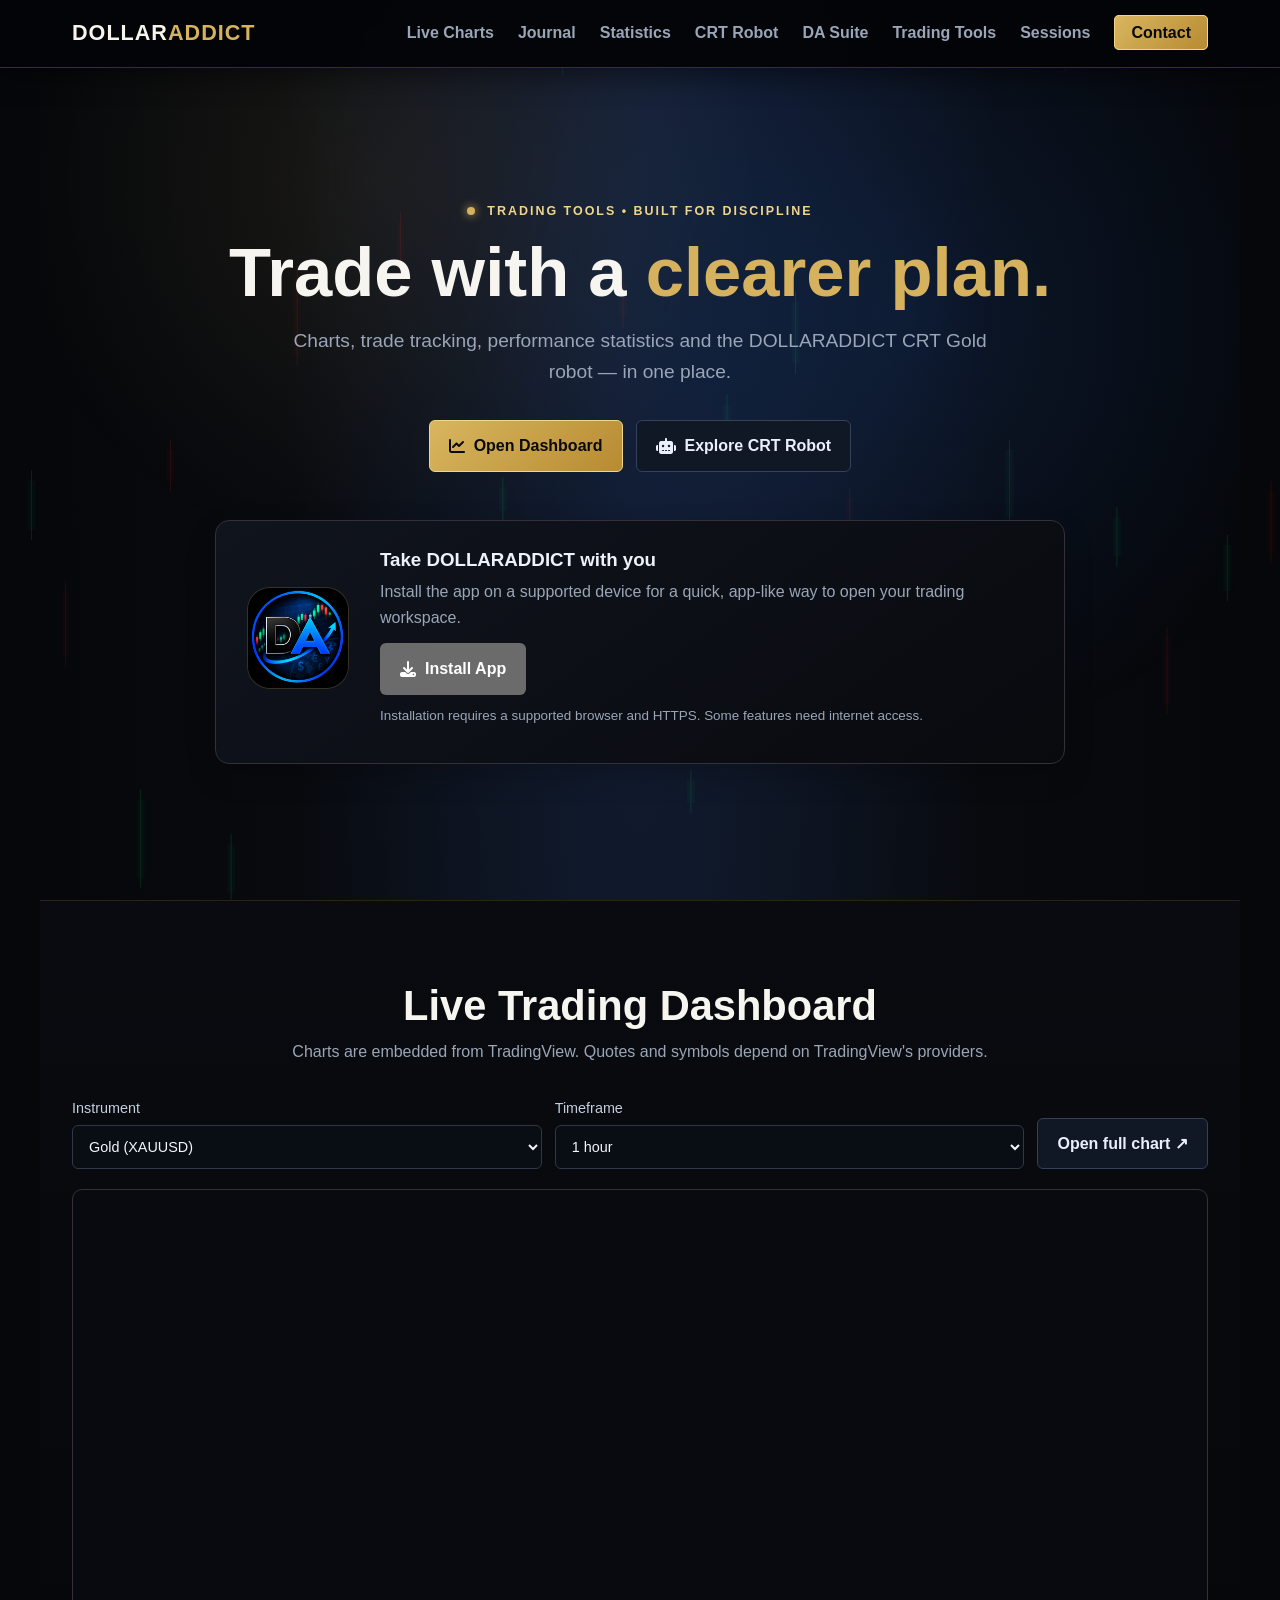
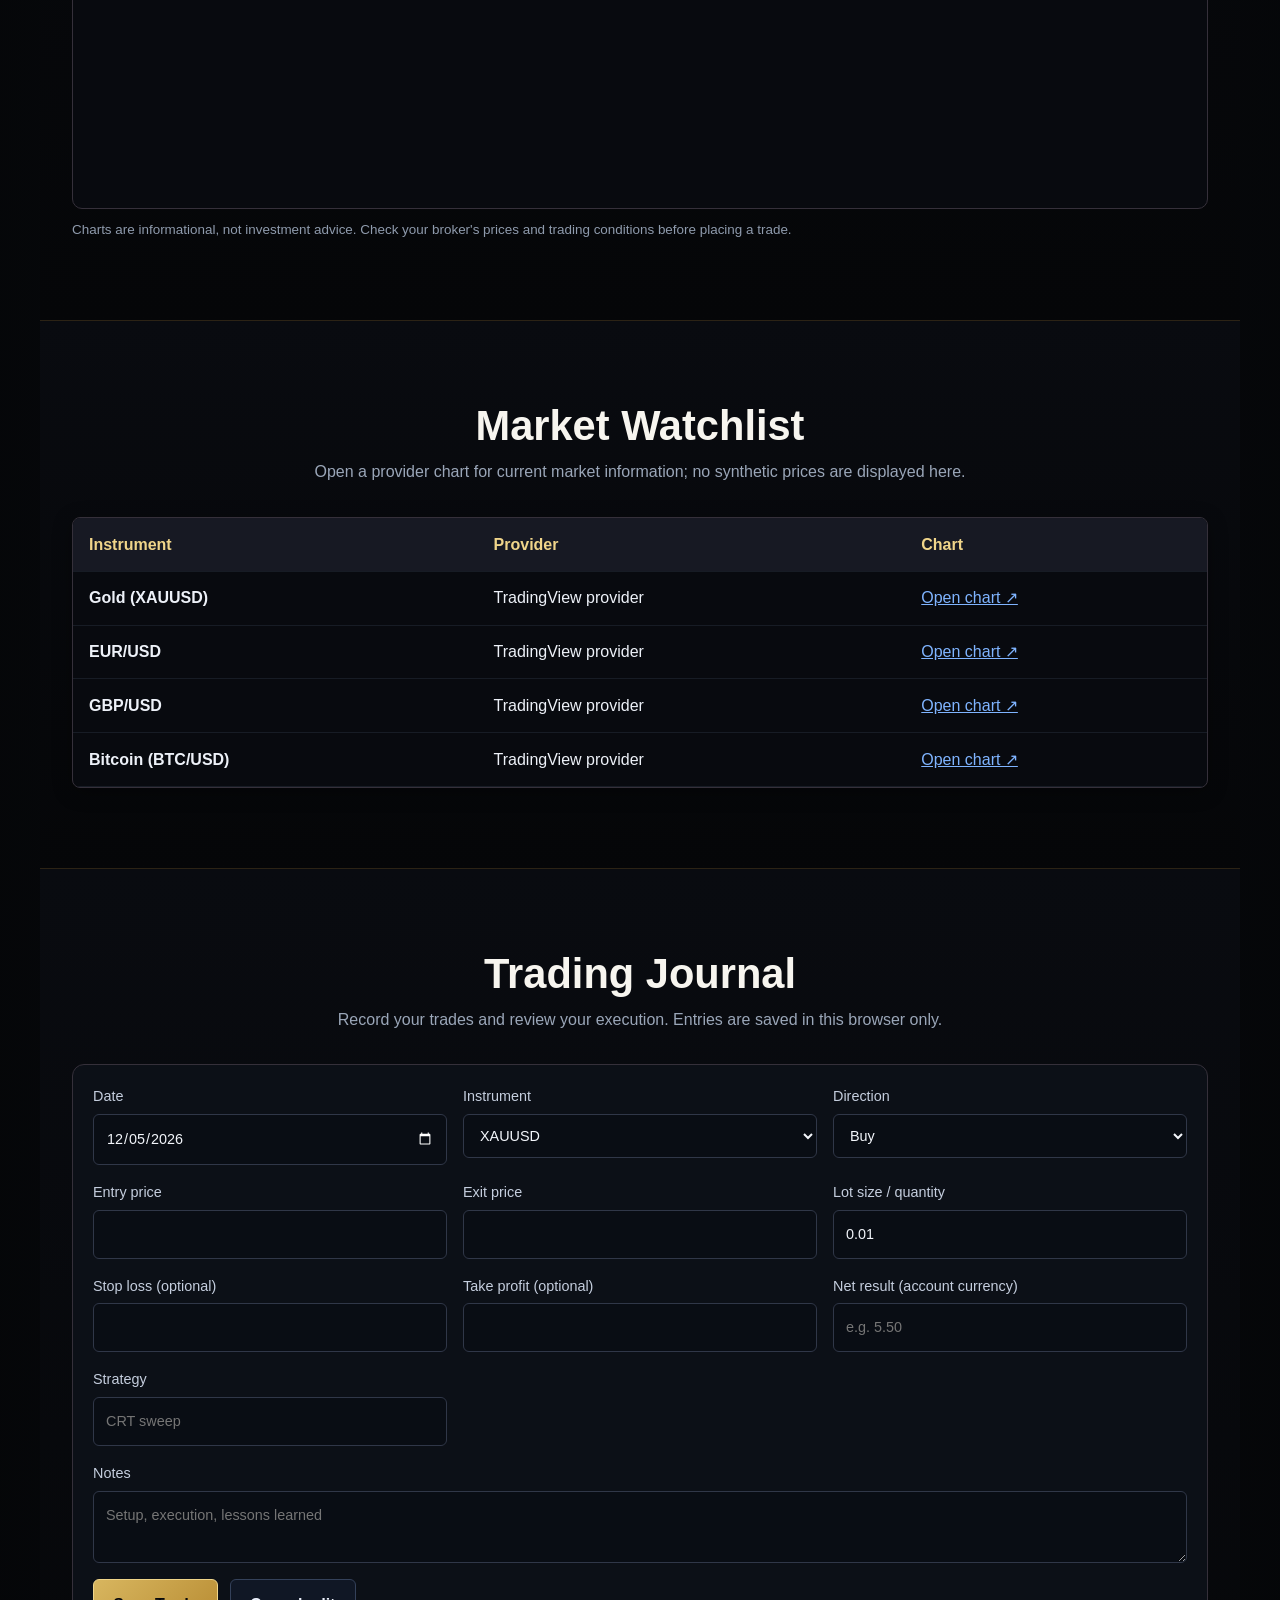
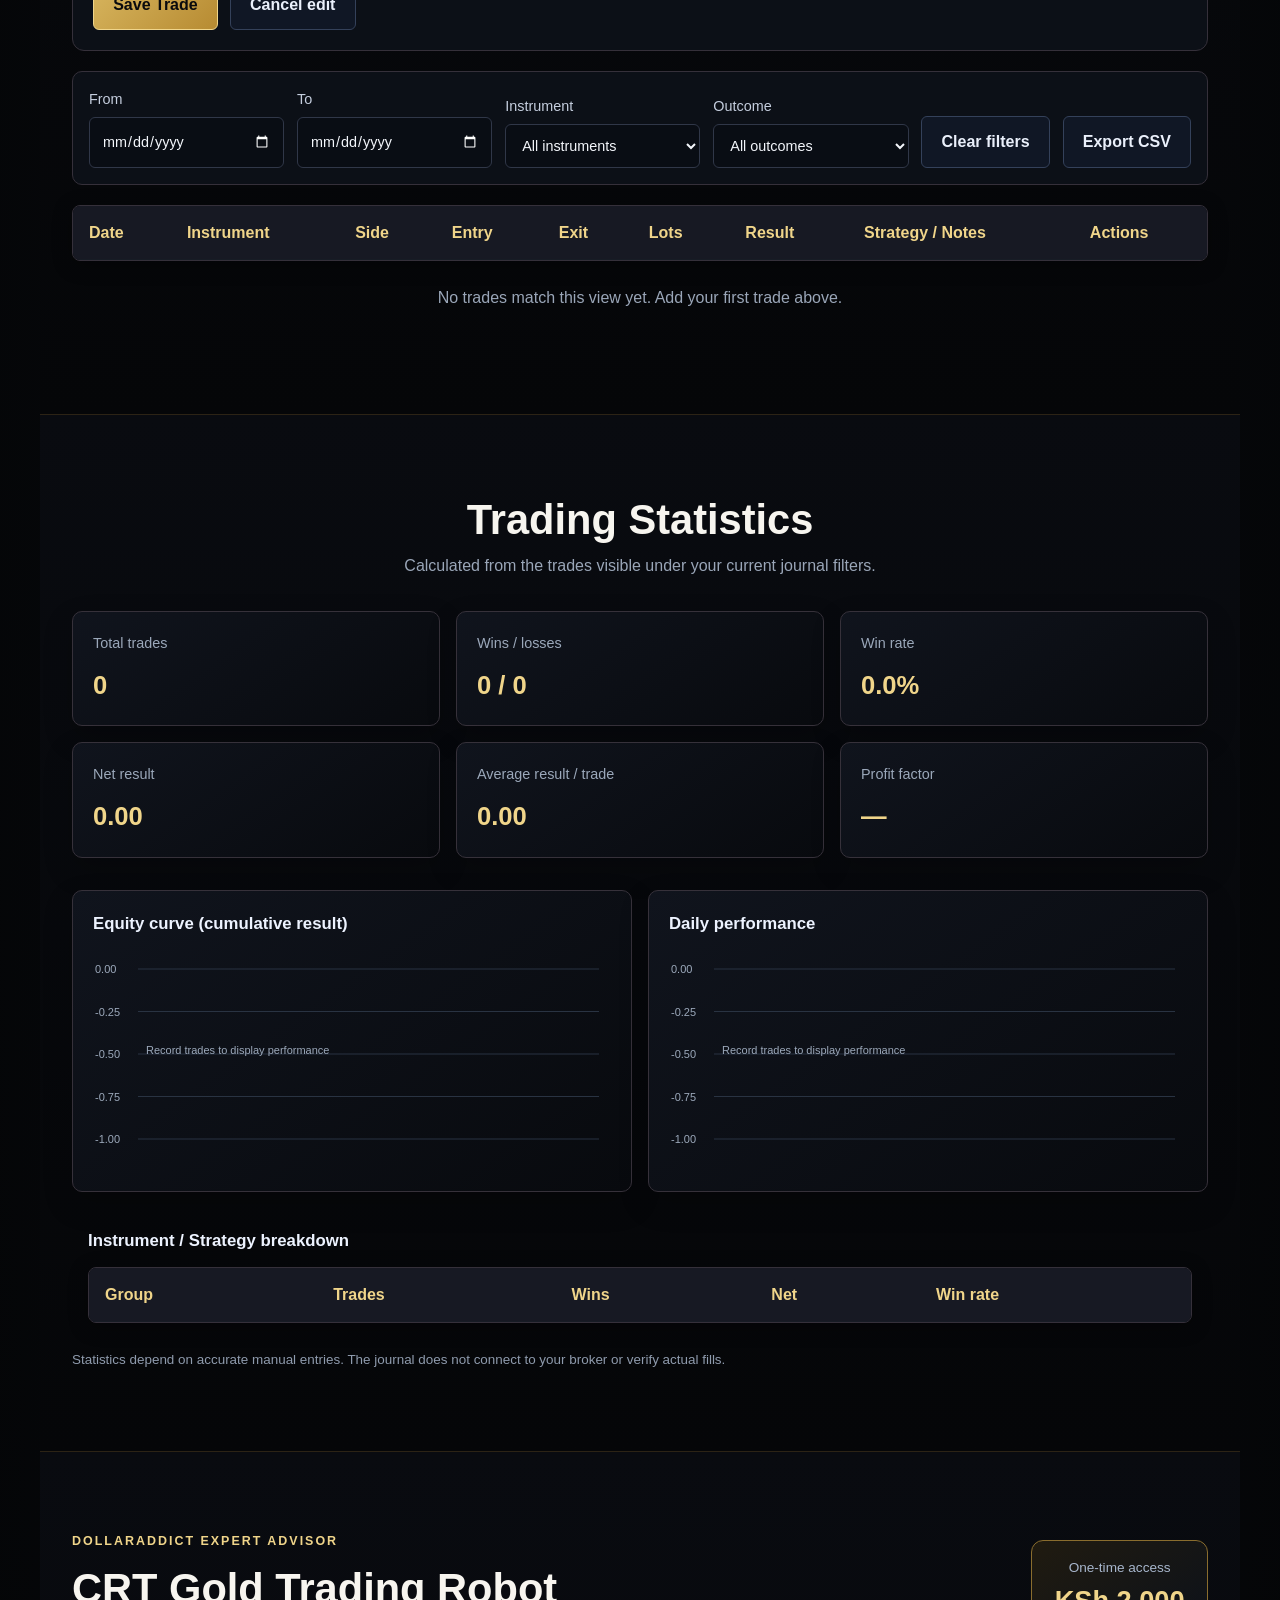
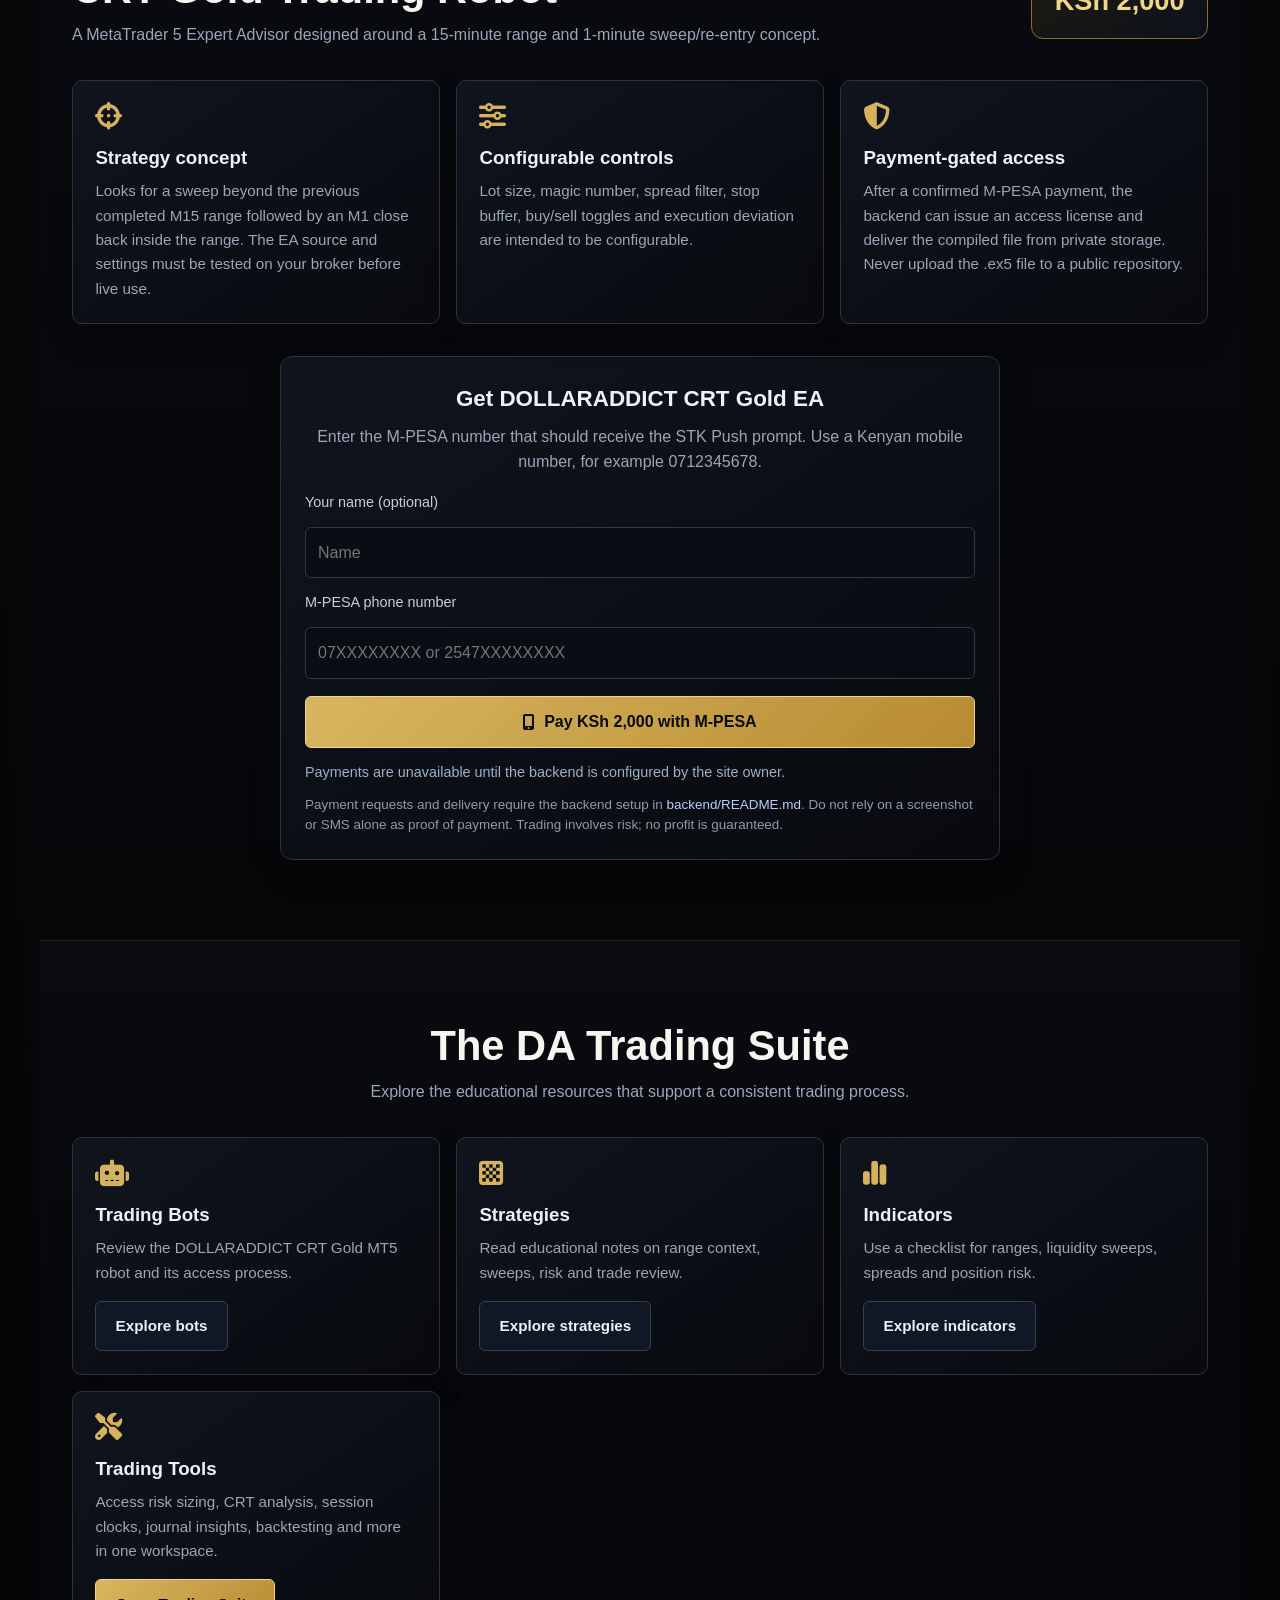
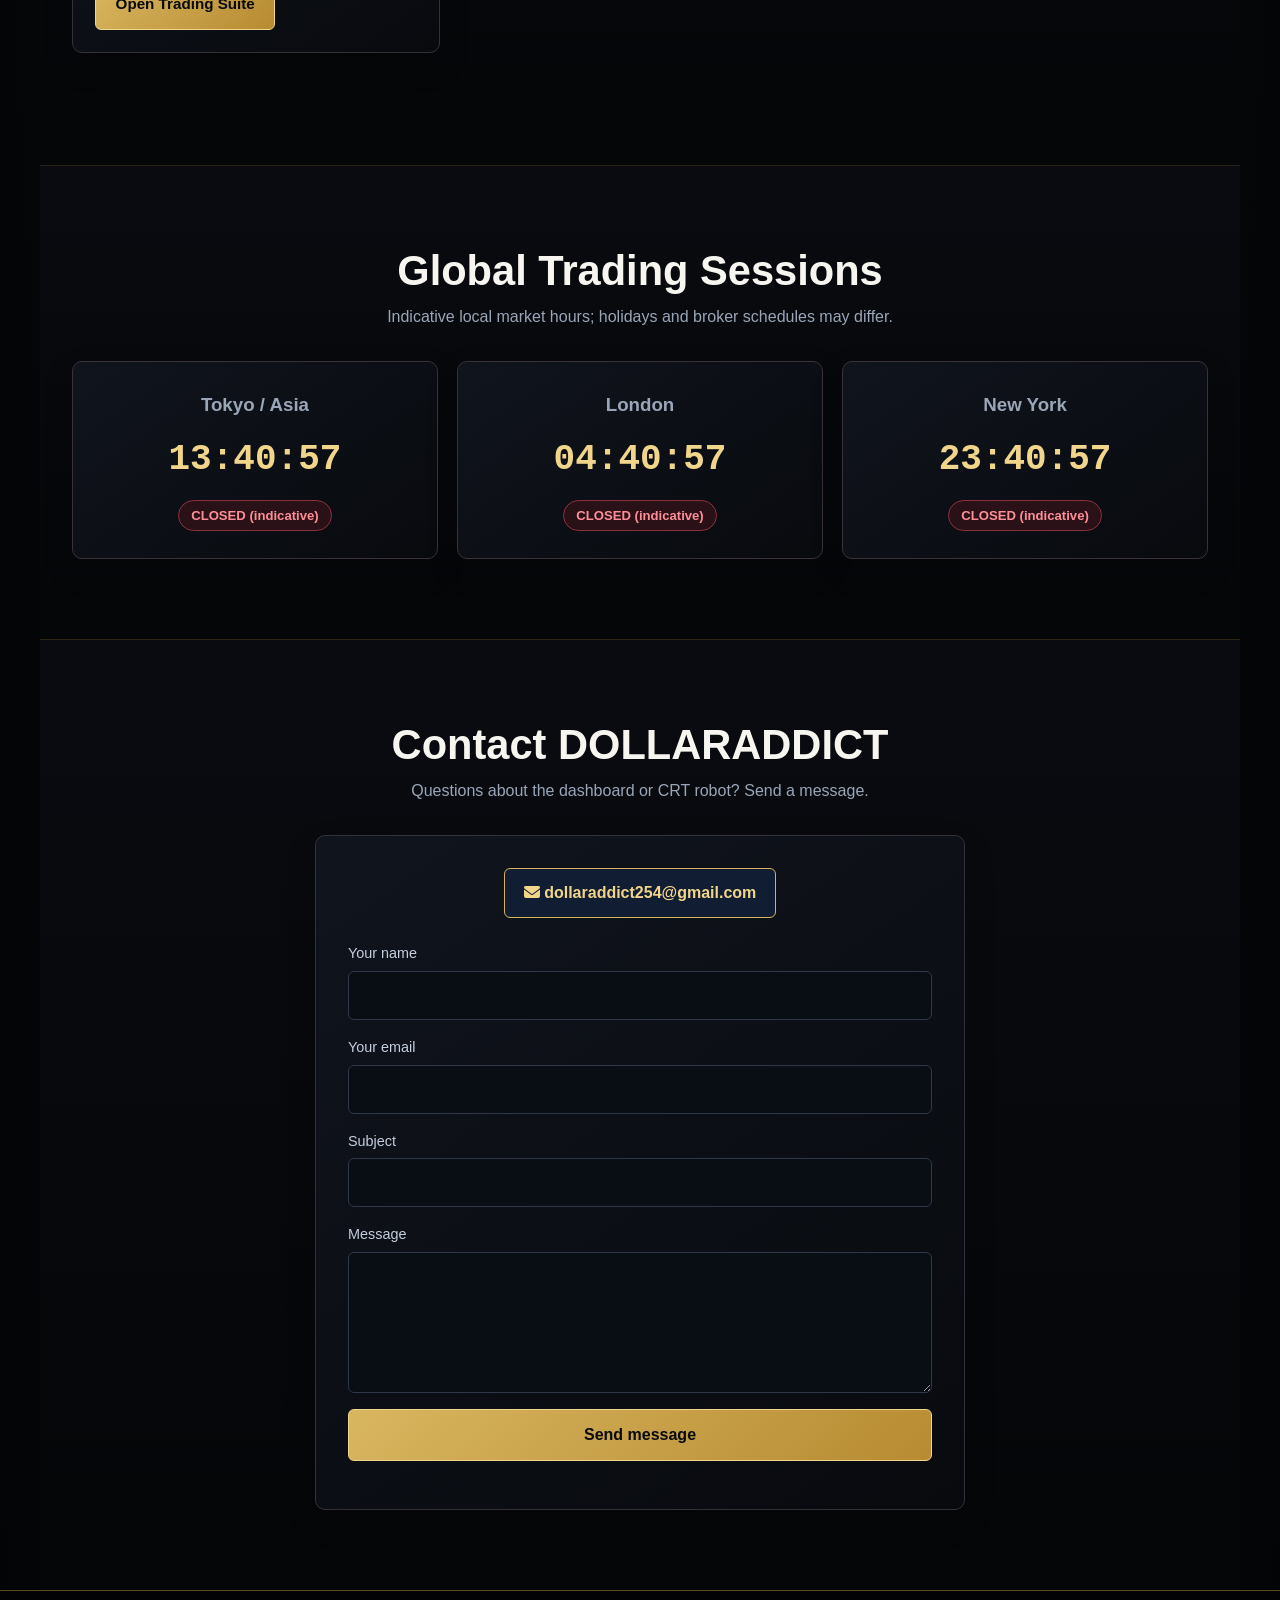
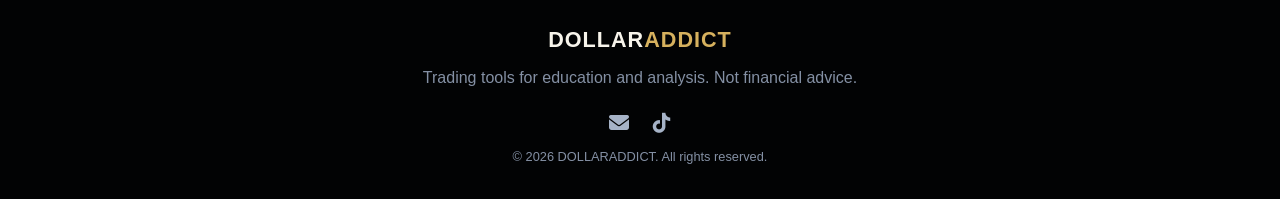
<file: index.html>
<!doctype html>
<html lang="en">
<head>
  <meta charset="utf-8"><meta name="viewport" content="width=device-width, initial-scale=1">
  <meta name="theme-color" content="#0b0d12"><meta name="description" content="DOLLARADDICT Forex Trading Hub: live charts, trading journal, statistics, global sessions and CRT Gold robot access.">
  <title>DOLLARADDICT — Forex Trading Hub</title>
  <link rel="manifest" href="./manifest.json"><link rel="icon" href="./icons/icon-192.png" type="image/png">
  <link rel="stylesheet" href="./style.css"><link rel="preconnect" href="https://fonts.googleapis.com"><link rel="stylesheet" href="https://cdnjs.cloudflare.com/ajax/libs/font-awesome/6.5.2/css/all.min.css">
</head>
<body>
<canvas id="bg-canvas" aria-hidden="true"></canvas>
<header><nav class="navbar"><a class="logo" href="#home">DOLLAR<span class="highlight">ADDICT</span></a><button class="menu-toggle" id="mobile-menu" aria-label="Open navigation" aria-expanded="false"><i class="fa-solid fa-bars"></i></button><ul class="nav-links"><li><a href="#dashboard">Live Charts</a></li><li><a href="#journal">Journal</a></li><li><a href="#statistics">Statistics</a></li><li><a href="#robot">CRT Robot</a></li><li><a href="#suite">DA Suite</a></li><li><a href="./tools/index.html">Trading Tools</a></li><li><a href="#sessions">Sessions</a></li><li><a href="#contact" class="nav-contact-btn">Contact</a></li></ul></nav></header>
<main>
<section class="hero" id="home"><div class="hero-content"><div class="eyebrow"><span class="pulse-dot"></span> TRADING TOOLS • BUILT FOR DISCIPLINE</div><h1>Trade with a <span class="highlight">clearer plan.</span></h1><p>Charts, trade tracking, performance statistics and the DOLLARADDICT CRT Gold robot — in one place.</p><div class="hero-btns"><a class="btn btn-blue" href="#dashboard"><i class="fa-solid fa-chart-line"></i> Open Dashboard</a><a class="btn btn-secondary" href="#robot"><i class="fa-solid fa-robot"></i> Explore CRT Robot</a></div>
<div class="pwa-showcase-panel"><div class="pwa-content-wrapper"><div class="app-mockup-animation"><img class="animated-app-icon" src="./icons/icon-192.png" alt="DOLLARADDICT app icon"></div><div class="app-promo-text"><h3>Take DOLLARADDICT with you</h3><p>Install the app on a supported device for a quick, app-like way to open your trading workspace.</p><div id="pwa-install-container"><button class="btn btn-install-app" id="pwa-install-btn"><i class="fa-solid fa-download"></i> Install App</button></div><p class="small-note">Installation requires a supported browser and HTTPS. Some features need internet access.</p></div></div></div>
</div></section>
<section id="dashboard" class="trading-dashboard-section"><h2>Live Trading Dashboard</h2><p class="section-subtitle">Charts are embedded from TradingView. Quotes and symbols depend on TradingView's providers.</p><div class="dashboard-controls"><label>Instrument<select id="chart-symbol"><option value="OANDA:XAUUSD">Gold (XAUUSD)</option><option value="FX:EURUSD">EUR/USD</option><option value="FX:GBPUSD">GBP/USD</option><option value="COINBASE:BTCUSD">Bitcoin (BTC/USD)</option></select></label><label>Timeframe<select id="chart-timeframe"><option value="1">1 minute</option><option value="5">5 minutes</option><option value="15">15 minutes</option><option value="30">30 minutes</option><option value="60" selected>1 hour</option><option value="240">4 hours</option><option value="D">1 day</option></select></label><a class="btn btn-secondary" id="open-full-chart" href="https://www.tradingview.com/chart/?symbol=OANDA%3AXAUUSD" target="_blank" rel="noopener noreferrer">Open full chart ↗</a></div><div class="chart-frame-wrap"><iframe id="tradingview-chart" title="TradingView live market chart" loading="lazy" src="https://www.tradingview.com/widgetembed/?symbol=OANDA%3AXAUUSD&interval=60&theme=dark&style=1&timezone=Etc%2FUTC&withdateranges=1&hideideas=1" allowfullscreen></iframe></div><p class="small-note">Charts are informational, not investment advice. Check your broker's prices and trading conditions before placing a trade.</p></section>
<section class="markets-section"><h2>Market Watchlist</h2><p class="section-subtitle">Open a provider chart for current market information; no synthetic prices are displayed here.</p><div class="table-container"><table class="market-table"><thead><tr><th>Instrument</th><th>Provider</th><th>Chart</th></tr></thead><tbody id="forex-table-body"></tbody></table></div></section>
<section id="journal" class="journal-section"><h2>Trading Journal</h2><p class="section-subtitle">Record your trades and review your execution. Entries are saved in this browser only.</p><form id="trade-form" class="trade-form"><input type="hidden" id="trade-id"><label>Date<input id="trade-date" type="date" required></label><label>Instrument<select id="trade-instrument"><option>XAUUSD</option><option>EURUSD</option><option>GBPUSD</option><option>BTCUSD</option><option>Other</option></select></label><label>Direction<select id="trade-direction"><option>Buy</option><option>Sell</option></select></label><label>Entry price<input id="trade-entry" type="number" min="0" step="any" required></label><label>Exit price<input id="trade-exit" type="number" min="0" step="any" required></label><label>Lot size / quantity<input id="trade-lots" type="number" min="0.000001" step="any" value="0.01" required></label><label>Stop loss (optional)<input id="trade-sl" type="number" min="0" step="any"></label><label>Take profit (optional)<input id="trade-tp" type="number" min="0" step="any"></label><label>Net result (account currency)<input id="trade-result" type="number" step="any" required placeholder="e.g. 5.50"></label><label>Strategy<input id="trade-strategy" maxlength="100" placeholder="CRT sweep"></label><label class="wide-field">Notes<textarea id="trade-notes" rows="2" maxlength="1500" placeholder="Setup, execution, lessons learned"></textarea></label><div class="form-actions wide-field"><button class="btn btn-blue" id="trade-submit" type="submit">Save Trade</button><button class="btn btn-secondary" id="trade-cancel" type="button" hidden>Cancel edit</button><span id="trade-form-status" role="status"></span></div></form>
<div class="journal-filters"><label>From<input id="filter-from" type="date"></label><label>To<input id="filter-to" type="date"></label><label>Instrument<select id="filter-instrument"><option value="">All instruments</option><option>XAUUSD</option><option>EURUSD</option><option>GBPUSD</option><option>BTCUSD</option><option>Other</option></select></label><label>Outcome<select id="filter-result"><option value="">All outcomes</option><option value="win">Win</option><option value="loss">Loss</option><option value="breakeven">Breakeven</option></select></label><button class="btn btn-secondary" id="clear-filters" type="button">Clear filters</button><button class="btn btn-secondary" id="export-trades" type="button">Export CSV</button></div>
<div class="table-container"><table class="market-table journal-table"><thead><tr><th>Date</th><th>Instrument</th><th>Side</th><th>Entry</th><th>Exit</th><th>Lots</th><th>Result</th><th>Strategy / Notes</th><th>Actions</th></tr></thead><tbody id="journal-table-body"></tbody></table></div><p id="journal-empty" class="empty-state" hidden>No trades match this view yet. Add your first trade above.</p></section>
<section id="statistics" class="statistics-section"><h2>Trading Statistics</h2><p class="section-subtitle">Calculated from the trades visible under your current journal filters.</p><div class="stats-grid"><div class="stat-card"><span>Total trades</span><strong id="stat-total">0</strong></div><div class="stat-card"><span>Wins / losses</span><strong id="stat-wins-losses">0 / 0</strong></div><div class="stat-card"><span>Win rate</span><strong id="stat-win-rate">0.0%</strong></div><div class="stat-card"><span>Net result</span><strong id="stat-net">0.00</strong></div><div class="stat-card"><span>Average result / trade</span><strong id="stat-average">0.00</strong></div><div class="stat-card"><span>Profit factor</span><strong id="stat-profit-factor">—</strong></div></div><div class="stats-chart-grid"><div class="stat-chart-card"><h3>Equity curve (cumulative result)</h3><canvas id="equity-chart" aria-label="Equity curve chart"></canvas></div><div class="stat-chart-card"><h3>Daily performance</h3><canvas id="daily-chart" aria-label="Daily performance chart"></canvas></div></div><div class="breakdown-wrap"><h3>Instrument / Strategy breakdown</h3><div class="table-container"><table class="market-table"><thead><tr><th>Group</th><th>Trades</th><th>Wins</th><th>Net</th><th>Win rate</th></tr></thead><tbody id="breakdown-table-body"></tbody></table></div></div><p class="small-note">Statistics depend on accurate manual entries. The journal does not connect to your broker or verify actual fills.</p></section>
<section id="robot" class="robot-section"><div class="robot-heading"><div><div class="eyebrow">DOLLARADDICT EXPERT ADVISOR</div><h2>CRT Gold Trading Robot</h2><p class="section-subtitle">A MetaTrader 5 Expert Advisor designed around a 15-minute range and 1-minute sweep/re-entry concept.</p></div><div class="price-tag"><span>One-time access</span><strong>KSh 2,000</strong></div></div><div class="robot-grid"><article class="robot-card"><i class="fa-solid fa-crosshairs"></i><h3>Strategy concept</h3><p>Looks for a sweep beyond the previous completed M15 range followed by an M1 close back inside the range. The EA source and settings must be tested on your broker before live use.</p></article><article class="robot-card"><i class="fa-solid fa-sliders"></i><h3>Configurable controls</h3><p>Lot size, magic number, spread filter, stop buffer, buy/sell toggles and execution deviation are intended to be configurable.</p></article><article class="robot-card"><i class="fa-solid fa-shield-halved"></i><h3>Payment-gated access</h3><p>After a confirmed M-PESA payment, the backend can issue an access license and deliver the compiled file from private storage. Never upload the .ex5 file to a public repository.</p></article></div><div class="checkout-card"><h3>Get DOLLARADDICT CRT Gold EA</h3><p class="muted">Enter the M-PESA number that should receive the STK Push prompt. Use a Kenyan mobile number, for example 0712345678.</p><form id="checkout-form"><label for="buyer-name">Your name (optional)</label><input id="buyer-name" maxlength="100" autocomplete="name" placeholder="Name"><label for="buyer-phone">M-PESA phone number</label><input id="buyer-phone" inputmode="tel" autocomplete="tel" placeholder="07XXXXXXXX or 2547XXXXXXXX" required><button class="btn btn-blue" id="checkout-submit" type="submit"><i class="fa-solid fa-mobile-screen-button"></i> Pay KSh 2,000 with M-PESA</button><p id="checkout-status" class="form-status" role="status" aria-live="polite">Payments are unavailable until the backend is configured by the site owner.</p><div id="license-result" hidden></div></form><p class="small-note">Payment requests and delivery require the backend setup in <code>backend/README.md</code>. Do not rely on a screenshot or SMS alone as proof of payment. Trading involves risk; no profit is guaranteed.</p></div></section>
<section id="suite" class="robot-section"><h2>The DA Trading Suite</h2><p class="section-subtitle">Explore the educational resources that support a consistent trading process.</p><div class="robot-grid"><article class="robot-card"><i class="fa-solid fa-robot"></i><h3>Trading Bots</h3><p>Review the DOLLARADDICT CRT Gold MT5 robot and its access process.</p><p style="margin-top:1rem"><a class="btn btn-secondary" href="./tools/bots.html">Explore bots</a></p></article><article class="robot-card"><i class="fa-solid fa-chess-board"></i><h3>Strategies</h3><p>Read educational notes on range context, sweeps, risk and trade review.</p><p style="margin-top:1rem"><a class="btn btn-secondary" href="./tools/strategies.html">Explore strategies</a></p></article><article class="robot-card"><i class="fa-solid fa-chart-simple"></i><h3>Indicators</h3><p>Use a checklist for ranges, liquidity sweeps, spreads and position risk.</p><p style="margin-top:1rem"><a class="btn btn-secondary" href="./tools/indicators.html">Explore indicators</a></p></article><article class="robot-card"><i class="fa-solid fa-screwdriver-wrench"></i><h3>Trading Tools</h3><p>Access risk sizing, CRT analysis, session clocks, journal insights, backtesting and more in one workspace.</p><p style="margin-top:1rem"><a class="btn btn-blue" href="./tools/index.html">Open Trading Suite</a></p></article></div></section>
<section id="sessions" class="clocks-section"><h2>Global Trading Sessions</h2><p class="section-subtitle">Indicative local market hours; holidays and broker schedules may differ.</p><div class="clock-grid"><article class="clock-card"><h3>Tokyo / Asia</h3><div class="live-clock" id="clock-asia">--:--:--</div><span id="status-asia" class="session-status status-closed">Checking…</span></article><article class="clock-card"><h3>London</h3><div class="live-clock" id="clock-london">--:--:--</div><span id="status-london" class="session-status status-closed">Checking…</span></article><article class="clock-card"><h3>New York</h3><div class="live-clock" id="clock-newyork">--:--:--</div><span id="status-newyork" class="session-status status-closed">Checking…</span></article></div></section>
<section id="contact" class="contact-section"><h2>Contact DOLLARADDICT</h2><p class="section-subtitle">Questions about the dashboard or CRT robot? Send a message.</p><div class="contact-box"><a class="email-display-btn" href="mailto:dollaraddict254@gmail.com"><i class="fa-solid fa-envelope"></i> dollaraddict254@gmail.com</a><form id="contact-form"><label>Your name<input id="contact-name" required maxlength="100" autocomplete="name"></label><label>Your email<input id="contact-email" type="email" required maxlength="254" autocomplete="email"></label><label>Subject<input id="contact-subject" required maxlength="150"></label><label>Message<textarea id="contact-message" rows="5" required maxlength="5000"></textarea></label><button class="btn btn-blue" id="contact-submit" type="submit">Send message</button><p id="contact-status" class="form-status" role="status" aria-live="polite"></p></form></div></section>
</main><footer><a class="logo" href="#home">DOLLAR<span class="highlight">ADDICT</span></a><p>Trading tools for education and analysis. Not financial advice.</p><div class="social-icons"><a href="mailto:dollaraddict254@gmail.com" aria-label="Email"><i class="fa-solid fa-envelope"></i></a><a href="https://www.tiktok.com/@saml_____" target="_blank" rel="noopener noreferrer" aria-label="TikTok"><i class="fa-brands fa-tiktok"></i></a></div><p class="copyright">© <span id="year"></span> DOLLARADDICT. All rights reserved.</p></footer>
<script src="./da-config.js"></script><script src="./script.js"></script>
</body></html>
</file>
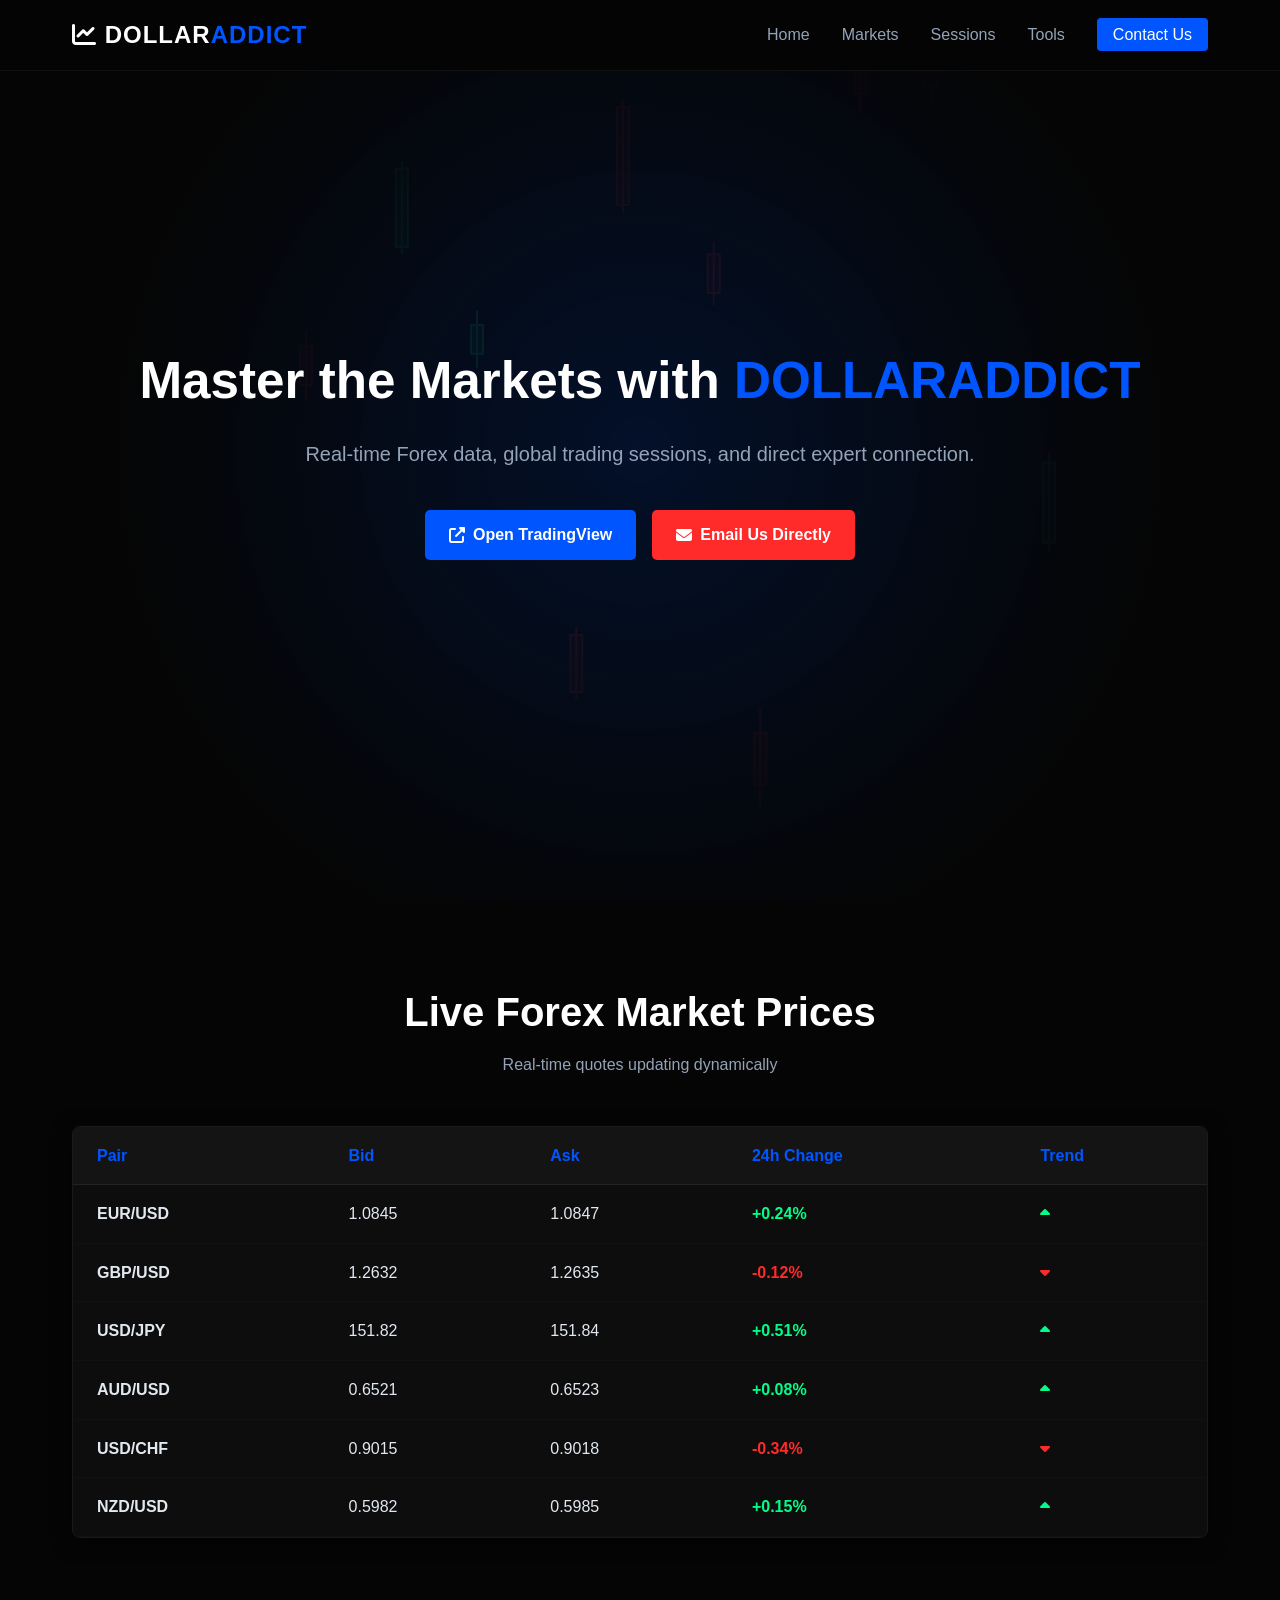
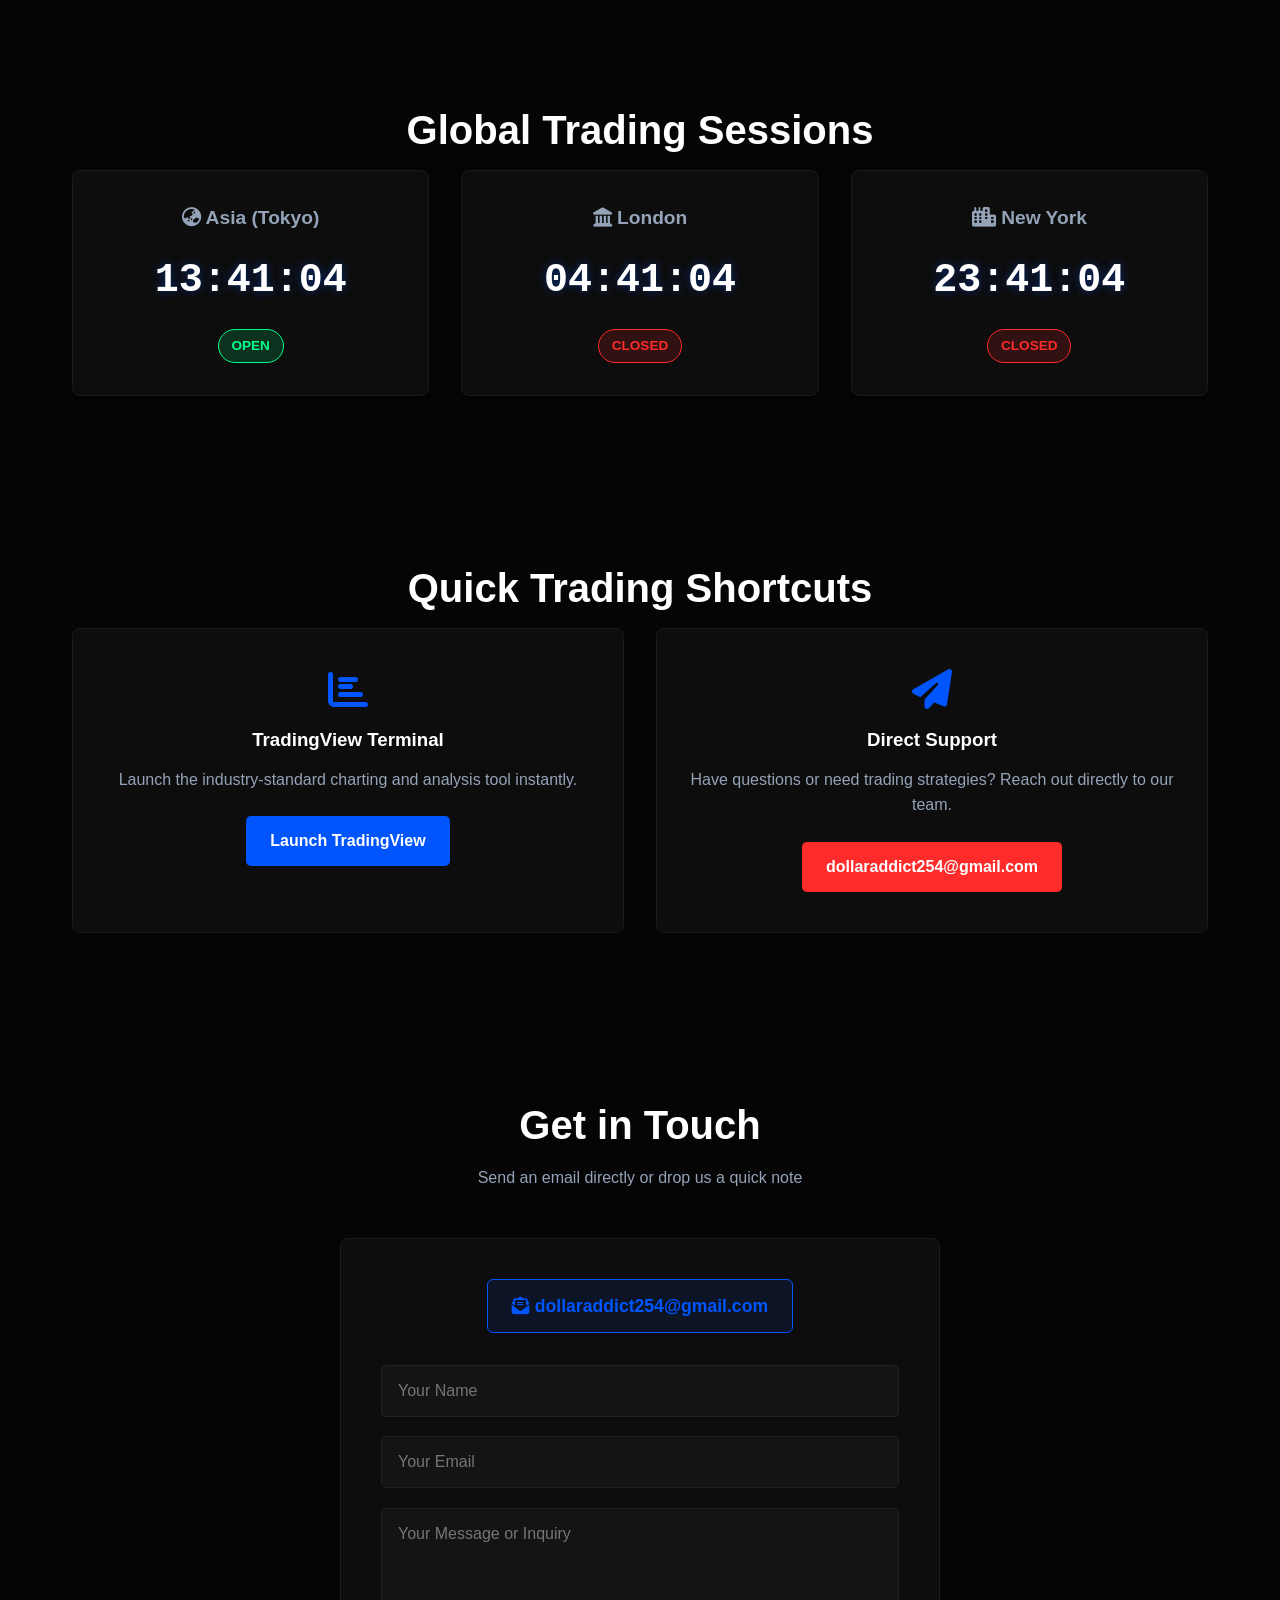
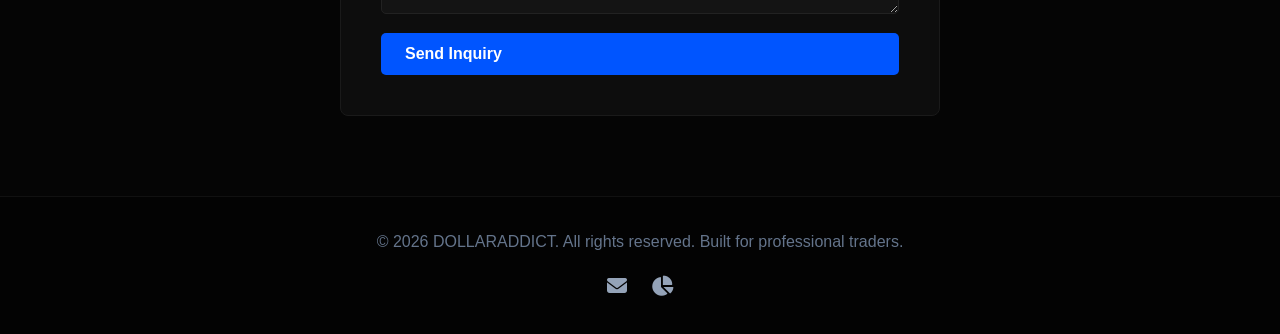
<file: my-portfolio/index.html>
<!DOCTYPE html>
<html lang="en">
<head>
    <meta charset="UTF-8">
    <meta name="viewport" content="width=device-width, initial-scale=1.0">
    <title>DOLLARADDICT - Trading Hub</title>
    <link rel="stylesheet" href="style.css">
    <!-- FontAwesome for icons -->
    <link rel="stylesheet" href="https://cdnjs.cloudflare.com/ajax/libs/font-awesome/6.4.0/css/all.min.css">
</head>
<body>

    <!-- Animated Candlestick Background Canvas -->
    <canvas id="bg-canvas"></canvas>

    <!-- Header & Navigation -->
    <header>
        <nav class="navbar">
            <a href="#" class="logo"><i class="fas fa-chart-line"></i> DOLLAR<span class="highlight">ADDICT</span></a>
            <ul class="nav-links">
                <li><a href="#home">Home</a></li>
                <li><a href="#markets">Markets</a></li>
                <li><a href="#clocks">Sessions</a></li>
                <li><a href="#tools">Tools</a></li>
                <li><a href="#contact" class="nav-contact-btn">Contact Us</a></li>
            </ul>
            <div class="menu-toggle" id="mobile-menu">
                <i class="fas fa-bars"></i>
            </div>
        </nav>
    </header>

    <!-- Hero Section -->
    <section id="home" class="hero">
        <div class="hero-content">
            <h1>Master the Markets with <span class="highlight">DOLLARADDICT</span></h1>
            <p>Real-time Forex data, global trading sessions, and direct expert connection.</p>
            <div class="hero-btns">
                <a href="https://www.tradingview.com" target="_blank" class="btn btn-blue"><i class="fas fa-external-link-alt"></i> Open TradingView</a>
                <a href="mailto:dollaraddict254@gmail.com" class="btn btn-red"><i class="fas fa-envelope"></i> Email Us Directly</a>
            </div>
        </div>
    </section>

    <!-- Real-Time Forex Markets Section -->
    <section id="markets" class="markets-section">
        <h2>Live Forex Market Prices</h2>
        <p class="section-subtitle">Real-time quotes updating dynamically</p>
        <div class="table-container">
            <table class="market-table">
                <thead>
                    <tr>
                        <th>Pair</th>
                        <th>Bid</th>
                        <th>Ask</th>
                        <th>24h Change</th>
                        <th>Trend</th>
                    </tr>
                </thead>
                <tbody id="forex-table-body">
                    <!-- Populated dynamically via JS -->
                </tbody>
            </table>
        </div>
    </section>

    <!-- Global Trading Clocks Section -->
    <section id="clocks" class="clocks-section">
        <h2>Global Trading Sessions</h2>
        <div class="clock-grid">
            <div class="clock-card">
                <h3><i class="fas fa-globe-asia"></i> Asia (Tokyo)</h3>
                <div id="clock-asia" class="live-clock">00:00:00</div>
                <span class="session-status" id="status-asia">Checking...</span>
            </div>
            <div class="clock-card">
                <h3><i class="fas fa-landmark"></i> London</h3>
                <div id="clock-london" class="live-clock">00:00:00</div>
                <span class="session-status" id="status-london">Checking...</span>
            </div>
            <div class="clock-card">
                <h3><i class="fas fa-city"></i> New York</h3>
                <div id="clock-newyork" class="live-clock">00:00:00</div>
                <span class="session-status" id="status-newyork">Checking...</span>
            </div>
        </div>
    </section>

    <!-- Tools & Shortcuts Section -->
    <section id="tools" class="tools-section">
        <h2>Quick Trading Shortcuts</h2>
        <div class="tools-container">
            <div class="tool-card">
                <i class="fas fa-chart-bar tool-icon"></i>
                <h3>TradingView Terminal</h3>
                <p>Launch the industry-standard charting and analysis tool instantly.</p>
                <a href="https://www.tradingview.com" target="_blank" class="btn btn-blue">Launch TradingView</a>
            </div>
            <div class="tool-card">
                <i class="fas fa-paper-plane tool-icon"></i>
                <h3>Direct Support</h3>
                <p>Have questions or need trading strategies? Reach out directly to our team.</p>
                <a href="mailto:dollaraddict254@gmail.com" class="btn btn-red">dollaraddict254@gmail.com</a>
            </div>
        </div>
    </section>

    <!-- Contact Section -->
    <section id="contact" class="contact-section">
        <h2>Get in Touch</h2>
        <p class="section-subtitle">Send an email directly or drop us a quick note</p>
        <div class="contact-box">
            <a href="mailto:dollaraddict254@gmail.com" class="email-display-btn">
                <i class="fas fa-envelope-open-text"></i> dollaraddict254@gmail.com
            </a>
            <form id="contact-form">
                <input type="text" placeholder="Your Name" required>
                <input type="email" placeholder="Your Email" required>
                <textarea placeholder="Your Message or Inquiry" rows="4" required></textarea>
                <button type="submit" class="btn btn-blue">Send Inquiry</button>
            </form>
        </div>
    </section>

    <!-- Footer -->
    <footer>
        <p>&copy; 2026 DOLLARADDICT. All rights reserved. Built for professional traders.</p>
        <div class="social-icons">
            <a href="mailto:dollaraddict254@gmail.com"><i class="fas fa-envelope"></i></a>
            <a href="https://www.tradingview.com" target="_blank"><i class="fas fa-chart-pie"></i></a>
        </div>
    </footer>

    <script src="script.js"></script>
</body>
</html>
</file>
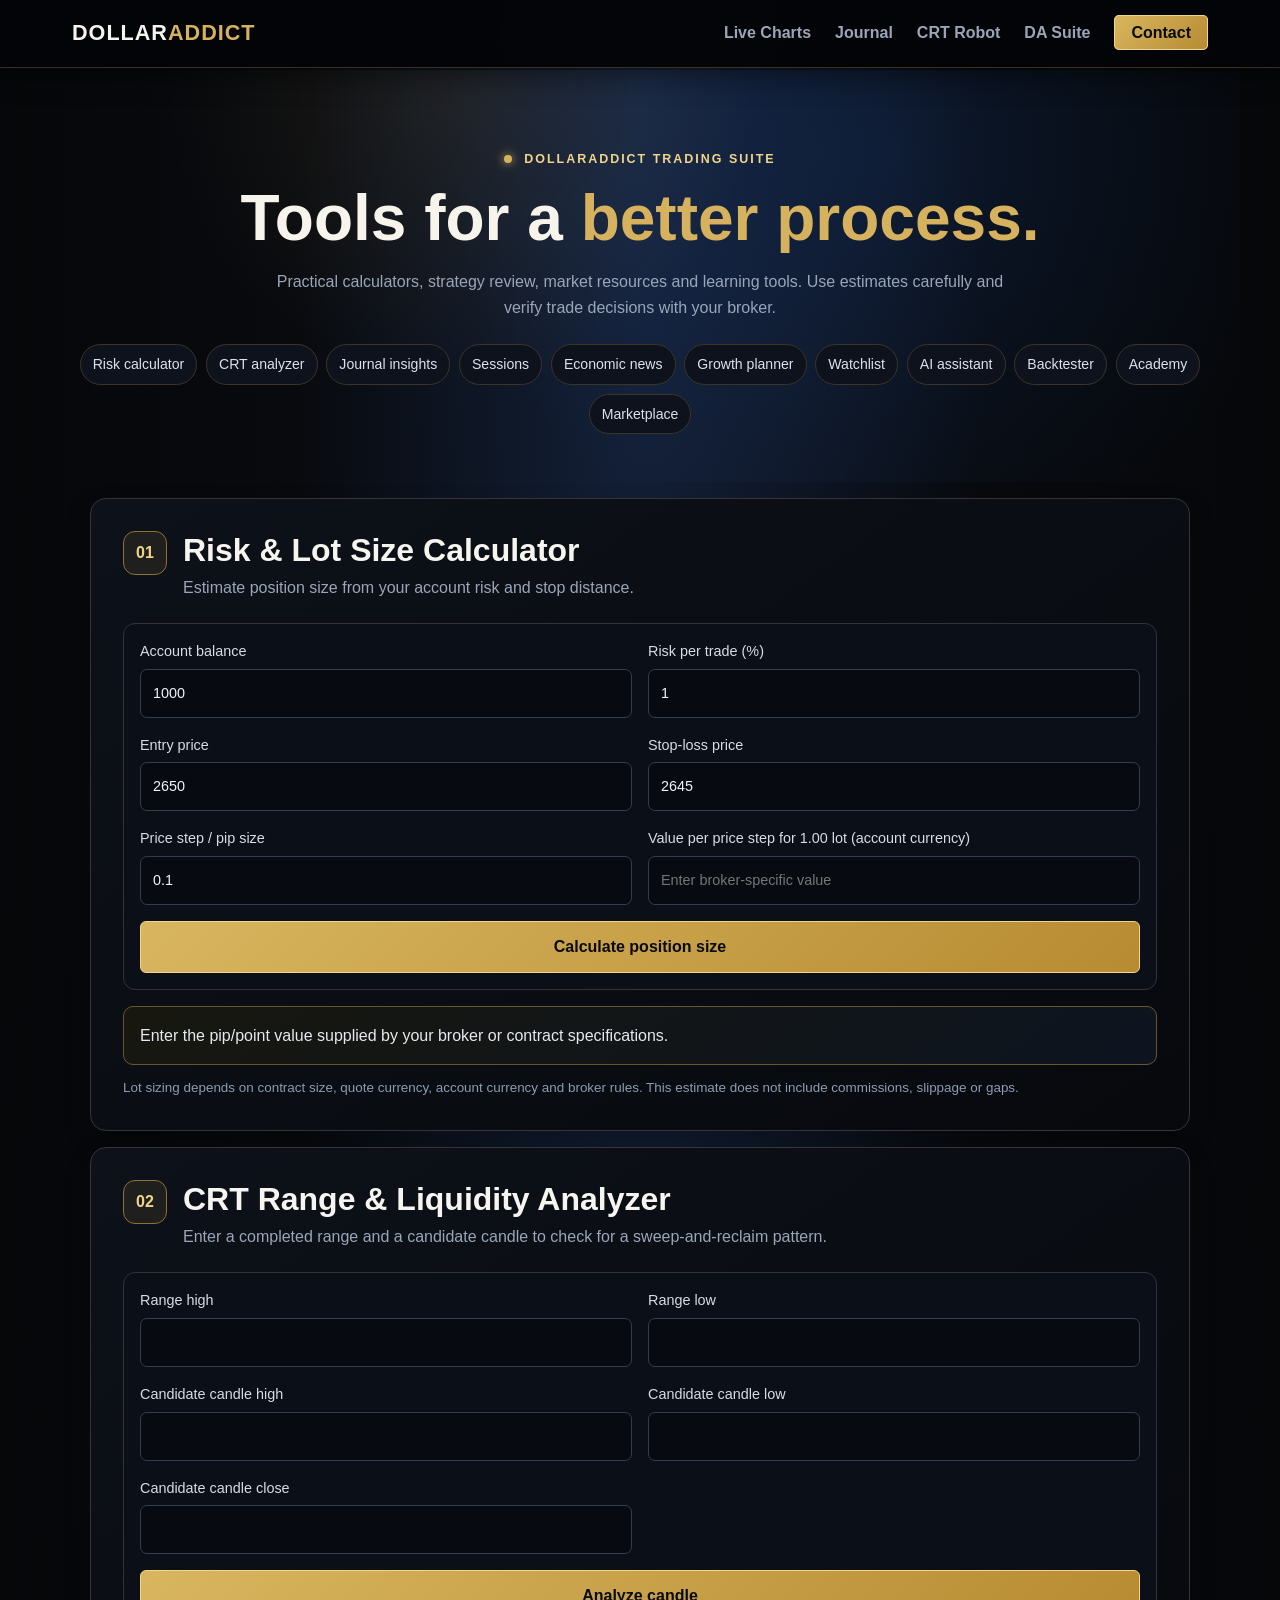
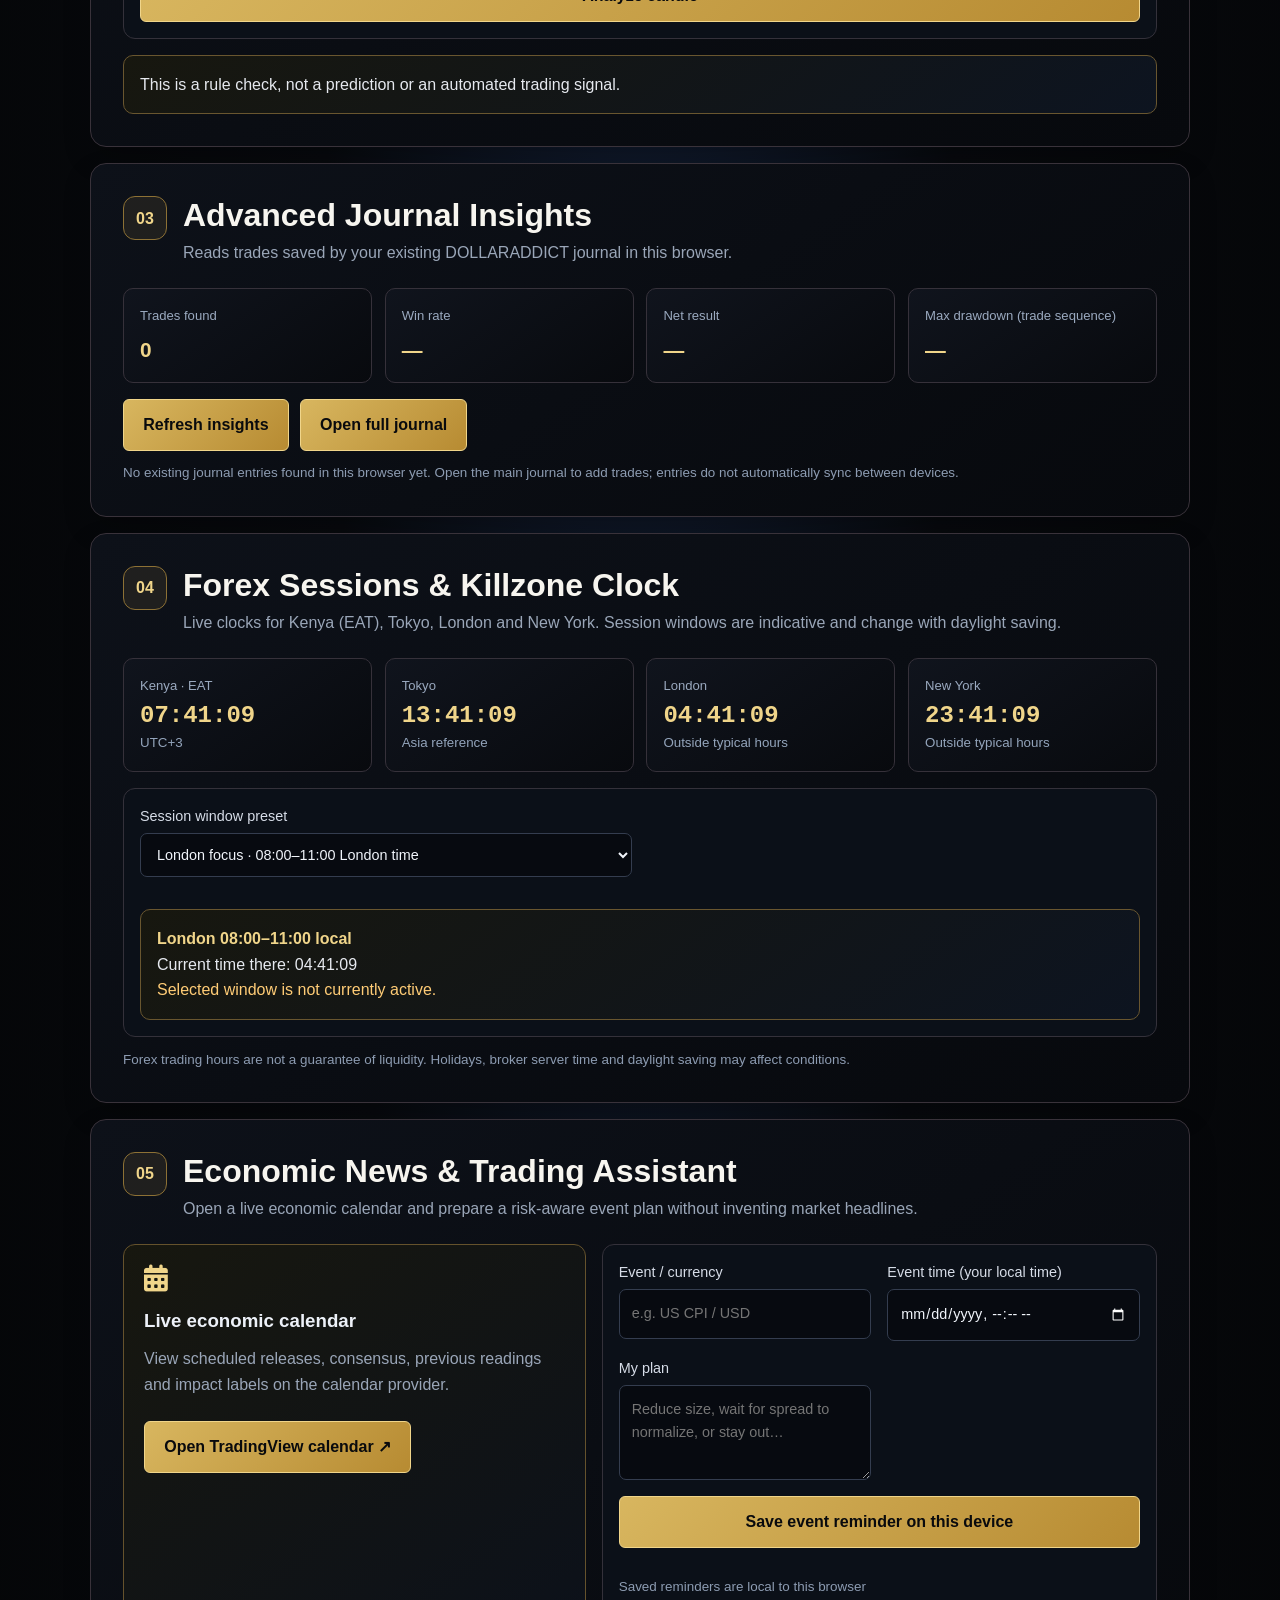
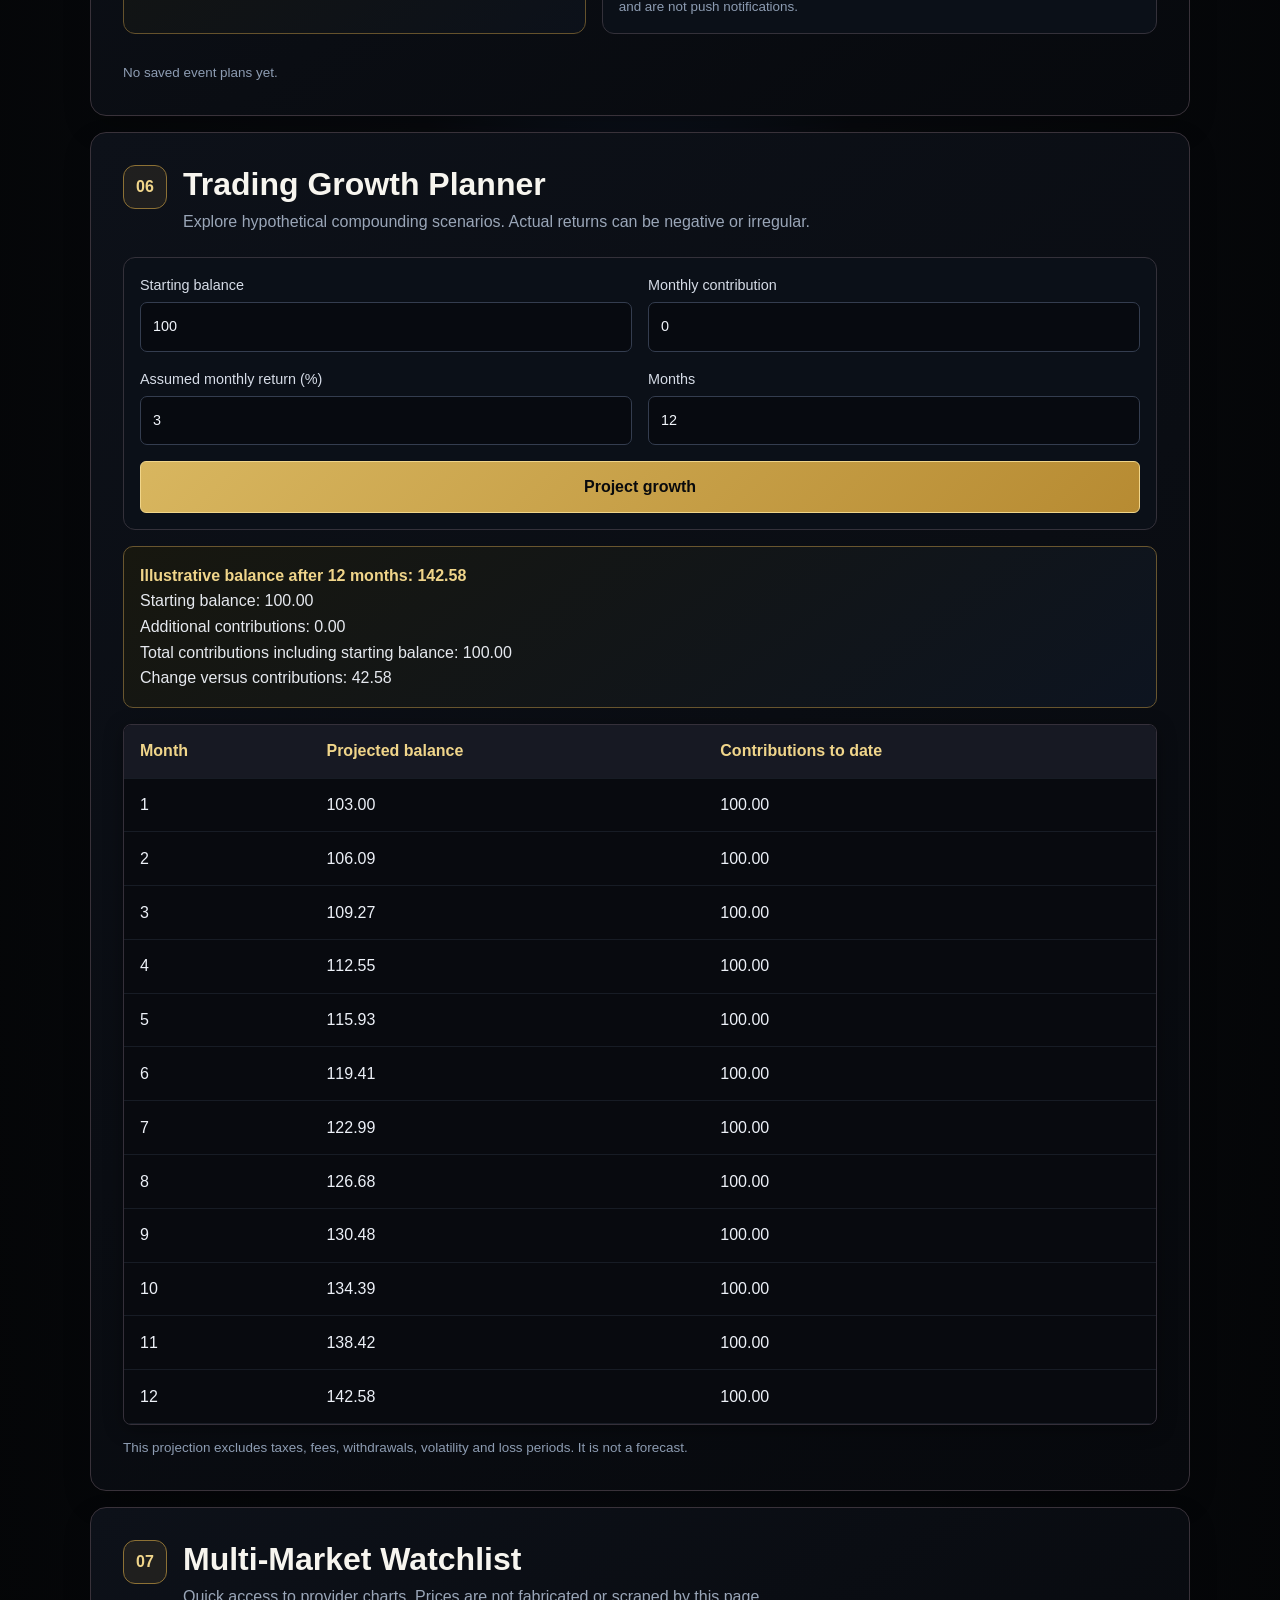
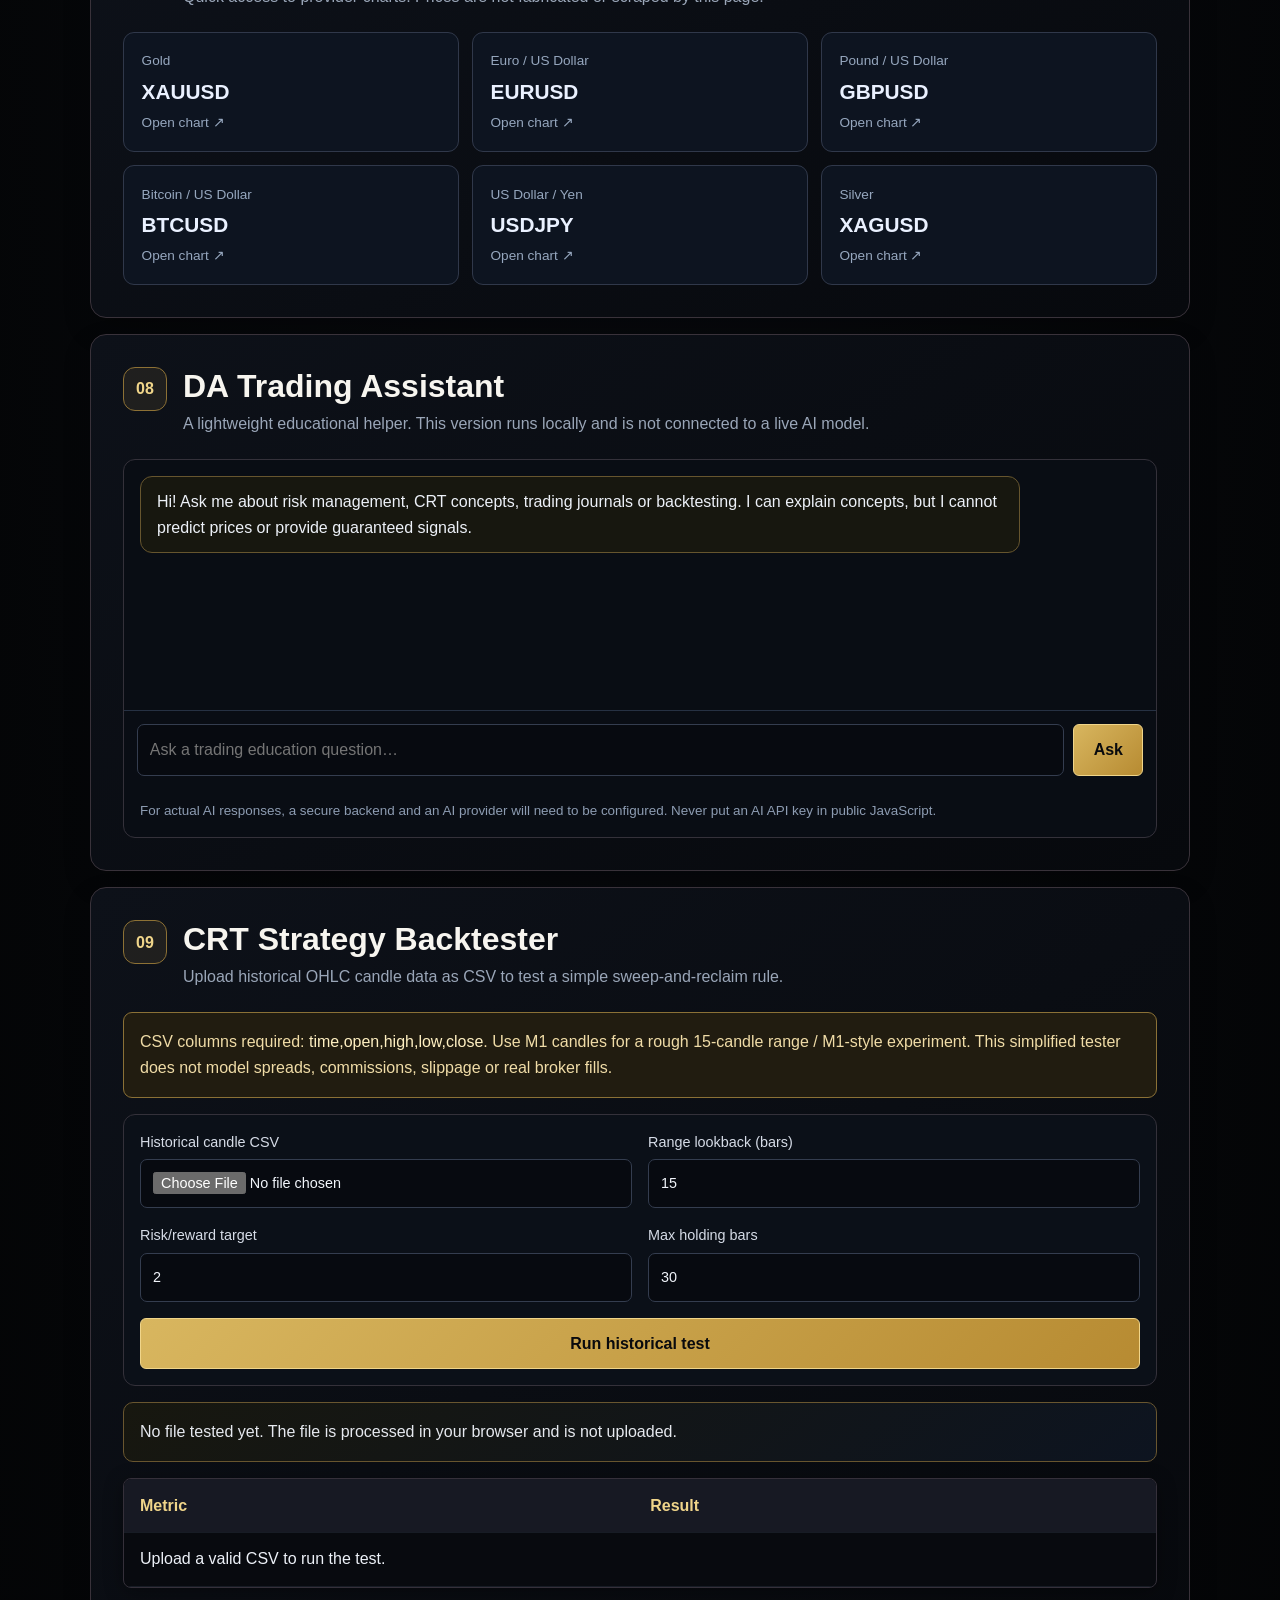
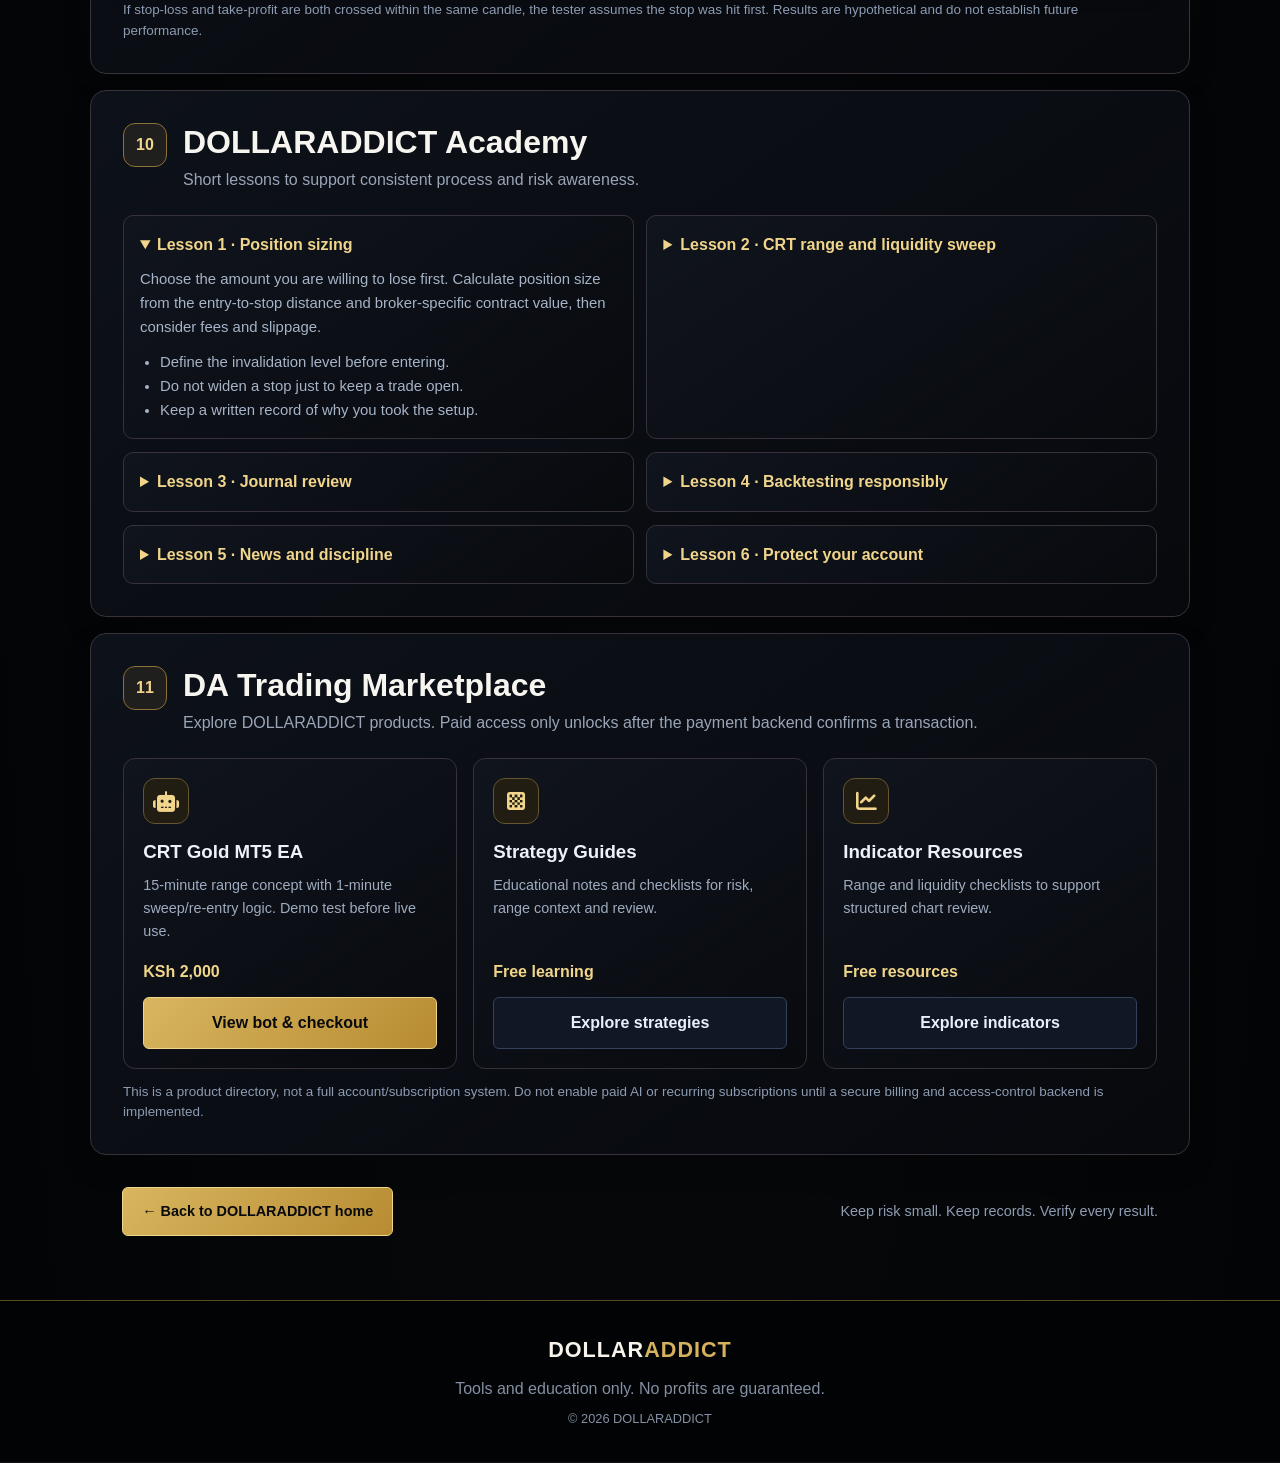
<file: tools/index.html>
<!doctype html>
<html lang="en">
<head>
  <meta charset="utf-8"><meta name="viewport" content="width=device-width, initial-scale=1">
  <meta name="theme-color" content="#0b0d12"><meta name="description" content="DOLLARADDICT Trading Suite: risk calculator, CRT analyzer, session tracker, journal analytics, strategy testing and trading education.">
  <title>DA Trading Suite | DOLLARADDICT</title>
  <link rel="manifest" href="../manifest.json"><link rel="icon" href="../icons/icon-192.png" type="image/png">
  <link rel="stylesheet" href="../style.css"><link rel="stylesheet" href="./tools.css">
  <link rel="preconnect" href="https://fonts.googleapis.com"><link rel="stylesheet" href="https://cdnjs.cloudflare.com/ajax/libs/font-awesome/6.5.2/css/all.min.css">
</head>
<body class="tools-page">
<header><nav class="navbar"><a class="logo" href="../index.html">DOLLAR<span class="highlight">ADDICT</span></a><button class="menu-toggle" id="mobile-menu" aria-label="Open navigation" aria-expanded="false"><i class="fa-solid fa-bars"></i></button><ul class="nav-links"><li><a href="../index.html#dashboard">Live Charts</a></li><li><a href="../index.html#journal">Journal</a></li><li><a href="../index.html#robot">CRT Robot</a></li><li><a href="../index.html#suite">DA Suite</a></li><li><a href="../index.html#contact" class="nav-contact-btn">Contact</a></li></ul></nav></header>
<main class="tools-main">
  <section class="tools-hero"><div class="eyebrow"><span class="pulse-dot"></span> DOLLARADDICT TRADING SUITE</div><h1>Tools for a <span class="highlight">better process.</span></h1><p>Practical calculators, strategy review, market resources and learning tools. Use estimates carefully and verify trade decisions with your broker.</p><div class="tools-jump-grid"><a href="#risk-tool">Risk calculator</a><a href="#crt-tool">CRT analyzer</a><a href="#journal-tool">Journal insights</a><a href="#sessions-tool">Sessions</a><a href="#news-tool">Economic news</a><a href="#growth-tool">Growth planner</a><a href="#watchlist-tool">Watchlist</a><a href="#ai-tool">AI assistant</a><a href="#backtest-tool">Backtester</a><a href="#academy-tool">Academy</a><a href="#marketplace-tool">Marketplace</a></div></section>
  <section class="tool-section" id="risk-tool"><div class="tool-heading"><span class="tool-number">01</span><div><h2>Risk & Lot Size Calculator</h2><p>Estimate position size from your account risk and stop distance.</p></div></div><form id="risk-form" class="tool-form"><label>Account balance<input id="risk-balance" type="number" min="0.01" step="any" value="1000" required></label><label>Risk per trade (%)<input id="risk-percent" type="number" min="0.01" max="100" step="any" value="1" required></label><label>Entry price<input id="risk-entry" type="number" min="0" step="any" value="2650" required></label><label>Stop-loss price<input id="risk-stop" type="number" min="0" step="any" value="2645" required></label><label>Price step / pip size<input id="risk-pipsize" type="number" min="0.00000001" step="any" value="0.1" required></label><label>Value per price step for 1.00 lot (account currency)<input id="risk-pipvalue" type="number" min="0.00000001" step="any" placeholder="Enter broker-specific value" required></label><button class="btn btn-blue" type="submit">Calculate position size</button></form><div id="risk-result" class="tool-result" role="status">Enter the pip/point value supplied by your broker or contract specifications.</div><p class="small-note">Lot sizing depends on contract size, quote currency, account currency and broker rules. This estimate does not include commissions, slippage or gaps.</p></section>
  <section class="tool-section" id="crt-tool"><div class="tool-heading"><span class="tool-number">02</span><div><h2>CRT Range & Liquidity Analyzer</h2><p>Enter a completed range and a candidate candle to check for a sweep-and-reclaim pattern.</p></div></div><form id="crt-form" class="tool-form"><label>Range high<input id="crt-high" type="number" step="any" required></label><label>Range low<input id="crt-low" type="number" step="any" required></label><label>Candidate candle high<input id="crt-candle-high" type="number" step="any" required></label><label>Candidate candle low<input id="crt-candle-low" type="number" step="any" required></label><label>Candidate candle close<input id="crt-close" type="number" step="any" required></label><button class="btn btn-blue" type="submit">Analyze candle</button></form><div id="crt-result" class="tool-result" role="status">This is a rule check, not a prediction or an automated trading signal.</div></section>
  <section class="tool-section" id="journal-tool"><div class="tool-heading"><span class="tool-number">03</span><div><h2>Advanced Journal Insights</h2><p>Reads trades saved by your existing DOLLARADDICT journal in this browser.</p></div></div><div class="insight-grid"><article><span>Trades found</span><strong id="ji-total">0</strong></article><article><span>Win rate</span><strong id="ji-winrate">—</strong></article><article><span>Net result</span><strong id="ji-net">—</strong></article><article><span>Max drawdown (trade sequence)</span><strong id="ji-dd">—</strong></article></div><div class="tool-actions"><button class="btn btn-secondary" id="journal-refresh" type="button">Refresh insights</button><a class="btn btn-blue" href="../index.html#journal">Open full journal</a></div><p id="journal-insight-note" class="small-note">Journal entries are stored locally in your browser and do not automatically sync between devices.</p></section>
  <section class="tool-section" id="sessions-tool"><div class="tool-heading"><span class="tool-number">04</span><div><h2>Forex Sessions & Killzone Clock</h2><p>Live clocks for Kenya (EAT), Tokyo, London and New York. Session windows are indicative and change with daylight saving.</p></div></div><div class="session-tool-grid"><article><span>Kenya · EAT</span><strong id="time-nairobi">--:--:--</strong><small>UTC+3</small></article><article><span>Tokyo</span><strong id="time-tokyo">--:--:--</strong><small>Asia reference</small></article><article><span>London</span><strong id="time-london">--:--:--</strong><small id="session-london">Checking…</small></article><article><span>New York</span><strong id="time-newyork">--:--:--</strong><small id="session-newyork">Checking…</small></article></div><div class="tool-form"><label>Session window preset<select id="killzone-preset"><option value="london">London focus · 08:00–11:00 London time</option><option value="newyork">New York focus · 08:00–11:00 New York time</option><option value="overlap">London–New York overlap · 13:00–17:00 UTC (approx.)</option></select></label><div id="killzone-status" class="tool-result">Checking the selected window…</div></div><p class="small-note">Forex trading hours are not a guarantee of liquidity. Holidays, broker server time and daylight saving may affect conditions.</p></section>
  <section class="tool-section" id="news-tool"><div class="tool-heading"><span class="tool-number">05</span><div><h2>Economic News & Trading Assistant</h2><p>Open a live economic calendar and prepare a risk-aware event plan without inventing market headlines.</p></div></div><div class="news-layout"><div class="news-card"><i class="fa-solid fa-calendar-days"></i><h3>Live economic calendar</h3><p>View scheduled releases, consensus, previous readings and impact labels on the calendar provider.</p><a class="btn btn-blue" href="https://www.tradingview.com/economic-calendar/" target="_blank" rel="noopener noreferrer">Open TradingView calendar ↗</a></div><form id="news-plan-form" class="tool-form"><label>Event / currency<input id="news-event" placeholder="e.g. US CPI / USD" required></label><label>Event time (your local time)<input id="news-time" type="datetime-local" required></label><label>My plan<textarea id="news-plan" rows="3" placeholder="Reduce size, wait for spread to normalize, or stay out…"></textarea></label><button class="btn btn-secondary" type="submit">Save event reminder on this device</button><p id="news-plan-status" class="small-note" role="status">Saved reminders are local to this browser and are not push notifications.</p></form></div><div id="news-reminders" class="reminder-list"></div></section>
  <section class="tool-section" id="growth-tool"><div class="tool-heading"><span class="tool-number">06</span><div><h2>Trading Growth Planner</h2><p>Explore hypothetical compounding scenarios. Actual returns can be negative or irregular.</p></div></div><form id="growth-form" class="tool-form"><label>Starting balance<input id="growth-start" type="number" min="0" step="any" value="100" required></label><label>Monthly contribution<input id="growth-contribution" type="number" min="0" step="any" value="0" required></label><label>Assumed monthly return (%)<input id="growth-return" type="number" step="any" value="3" required></label><label>Months<input id="growth-months" type="number" min="1" max="600" step="1" value="12" required></label><button class="btn btn-blue" type="submit">Project growth</button></form><div id="growth-result" class="tool-result" role="status">Illustrative projection only.</div><div class="table-container"><table class="market-table"><thead><tr><th>Month</th><th>Projected balance</th><th>Contributions to date</th></tr></thead><tbody id="growth-table"></tbody></table></div><p class="small-note">This projection excludes taxes, fees, withdrawals, volatility and loss periods. It is not a forecast.</p></section>
  <section class="tool-section" id="watchlist-tool"><div class="tool-heading"><span class="tool-number">07</span><div><h2>Multi-Market Watchlist</h2><p>Quick access to provider charts. Prices are not fabricated or scraped by this page.</p></div></div><div class="watchlist-grid"><a href="https://www.tradingview.com/chart/?symbol=OANDA%3AXAUUSD" target="_blank" rel="noopener noreferrer"><span>Gold</span><strong>XAUUSD</strong><small>Open chart ↗</small></a><a href="https://www.tradingview.com/chart/?symbol=FX%3AEURUSD" target="_blank" rel="noopener noreferrer"><span>Euro / US Dollar</span><strong>EURUSD</strong><small>Open chart ↗</small></a><a href="https://www.tradingview.com/chart/?symbol=FX%3AGBPUSD" target="_blank" rel="noopener noreferrer"><span>Pound / US Dollar</span><strong>GBPUSD</strong><small>Open chart ↗</small></a><a href="https://www.tradingview.com/chart/?symbol=COINBASE%3ABTCUSD" target="_blank" rel="noopener noreferrer"><span>Bitcoin / US Dollar</span><strong>BTCUSD</strong><small>Open chart ↗</small></a><a href="https://www.tradingview.com/chart/?symbol=OANDA%3AUSDJPY" target="_blank" rel="noopener noreferrer"><span>US Dollar / Yen</span><strong>USDJPY</strong><small>Open chart ↗</small></a><a href="https://www.tradingview.com/chart/?symbol=OANDA%3AXAGUSD" target="_blank" rel="noopener noreferrer"><span>Silver</span><strong>XAGUSD</strong><small>Open chart ↗</small></a></div></section>
  <section class="tool-section" id="ai-tool"><div class="tool-heading"><span class="tool-number">08</span><div><h2>DA Trading Assistant</h2><p>A lightweight educational helper. This version runs locally and is not connected to a live AI model.</p></div></div><div class="assistant-shell"><div id="assistant-log" class="assistant-log" aria-live="polite"><div class="assistant-message bot-message">Hi! Ask me about risk management, CRT concepts, trading journals or backtesting. I can explain concepts, but I cannot predict prices or provide guaranteed signals.</div></div><form id="assistant-form" class="assistant-form"><label class="sr-only" for="assistant-question">Your question</label><input id="assistant-question" maxlength="600" placeholder="Ask a trading education question…" required><button class="btn btn-blue" type="submit">Ask</button></form><p class="small-note">For actual AI responses, a secure backend and an AI provider will need to be configured. Never put an AI API key in public JavaScript.</p></div></section>
  <section class="tool-section" id="backtest-tool"><div class="tool-heading"><span class="tool-number">09</span><div><h2>CRT Strategy Backtester</h2><p>Upload historical OHLC candle data as CSV to test a simple sweep-and-reclaim rule.</p></div></div><div class="notice">CSV columns required: <code>time,open,high,low,close</code>. Use M1 candles for a rough 15-candle range / M1-style experiment. This simplified tester does not model spreads, commissions, slippage or real broker fills.</div><form id="backtest-form" class="tool-form"><label>Historical candle CSV<input id="backtest-file" type="file" accept=".csv,text/csv" required></label><label>Range lookback (bars)<input id="backtest-lookback" type="number" min="2" max="500" value="15" required></label><label>Risk/reward target<input id="backtest-rr" type="number" min="0.1" max="20" step="0.1" value="2" required></label><label>Max holding bars<input id="backtest-hold" type="number" min="1" max="1000" value="30" required></label><button class="btn btn-blue" type="submit">Run historical test</button></form><div id="backtest-result" class="tool-result" role="status">No file tested yet. The file is processed in your browser and is not uploaded.</div><div class="table-container"><table class="market-table"><thead><tr><th>Metric</th><th>Result</th></tr></thead><tbody id="backtest-metrics"><tr><td colspan="2">Upload a valid CSV to run the test.</td></tr></tbody></table></div><p class="small-note">If stop-loss and take-profit are both crossed within the same candle, the tester assumes the stop was hit first. Results are hypothetical and do not establish future performance.</p></section>
  <section class="tool-section" id="academy-tool"><div class="tool-heading"><span class="tool-number">10</span><div><h2>DOLLARADDICT Academy</h2><p>Short lessons to support consistent process and risk awareness.</p></div></div><div class="academy-grid"><details open><summary>Lesson 1 · Position sizing</summary><p>Choose the amount you are willing to lose first. Calculate position size from the entry-to-stop distance and broker-specific contract value, then consider fees and slippage.</p><ul><li>Define the invalidation level before entering.</li><li>Do not widen a stop just to keep a trade open.</li><li>Keep a written record of why you took the setup.</li></ul></details><details><summary>Lesson 2 · CRT range and liquidity sweep</summary><p>Define the range using a consistent candle and timeframe. A sweep beyond a high or low followed by a close back inside may fit a rule set, but it can fail and should be tested against historical data.</p></details><details><summary>Lesson 3 · Journal review</summary><p>Review samples large enough to be meaningful. Track net results, average win/loss, drawdown, execution quality and whether rules were followed—not win rate alone.</p></details><details><summary>Lesson 4 · Backtesting responsibly</summary><p>Use clean historical data, document assumptions, avoid look-ahead bias and account for spread, commission, slippage and data quality. Test out-of-sample before considering any live deployment.</p></details><details><summary>Lesson 5 · News and discipline</summary><p>High-impact releases can cause fast price moves, wider spreads and slippage. Decide in advance whether you will trade, reduce risk or stay flat around events.</p></details><details><summary>Lesson 6 · Protect your account</summary><p>Trading can result in losses, including losses larger than expected during gaps or volatile conditions. Never risk money you cannot afford to lose.</p></details></div></section>
  <section class="tool-section" id="marketplace-tool"><div class="tool-heading"><span class="tool-number">11</span><div><h2>DA Trading Marketplace</h2><p>Explore DOLLARADDICT products. Paid access only unlocks after the payment backend confirms a transaction.</p></div></div><div class="marketplace-grid"><article><div class="product-icon"><i class="fa-solid fa-robot"></i></div><h3>CRT Gold MT5 EA</h3><p>15-minute range concept with 1-minute sweep/re-entry logic. Demo test before live use.</p><strong>KSh 2,000</strong><a class="btn btn-blue" href="../index.html#robot">View bot & checkout</a></article><article><div class="product-icon"><i class="fa-solid fa-chess-board"></i></div><h3>Strategy Guides</h3><p>Educational notes and checklists for risk, range context and review.</p><strong>Free learning</strong><a class="btn btn-secondary" href="./strategies.html">Explore strategies</a></article><article><div class="product-icon"><i class="fa-solid fa-chart-line"></i></div><h3>Indicator Resources</h3><p>Range and liquidity checklists to support structured chart review.</p><strong>Free resources</strong><a class="btn btn-secondary" href="./indicators.html">Explore indicators</a></article></div><p class="small-note">This is a product directory, not a full account/subscription system. Do not enable paid AI or recurring subscriptions until a secure billing and access-control backend is implemented.</p></section>
  <div class="tools-bottom"><a class="btn btn-secondary" href="../index.html">← Back to DOLLARADDICT home</a><span>Keep risk small. Keep records. Verify every result.</span></div>
</main><footer><div class="logo">DOLLAR<span class="highlight">ADDICT</span></div><p>Tools and education only. No profits are guaranteed.</p><p class="copyright">© <span id="footer-year"></span> DOLLARADDICT</p></footer>
<script src="./tools.js" defer></script><script>if('serviceWorker'in navigator&&/^https?:$/.test(location.protocol)){window.addEventListener('load',()=>navigator.serviceWorker.register('../sw.js').catch(()=>{}));}</script>
</body></html>
</file>
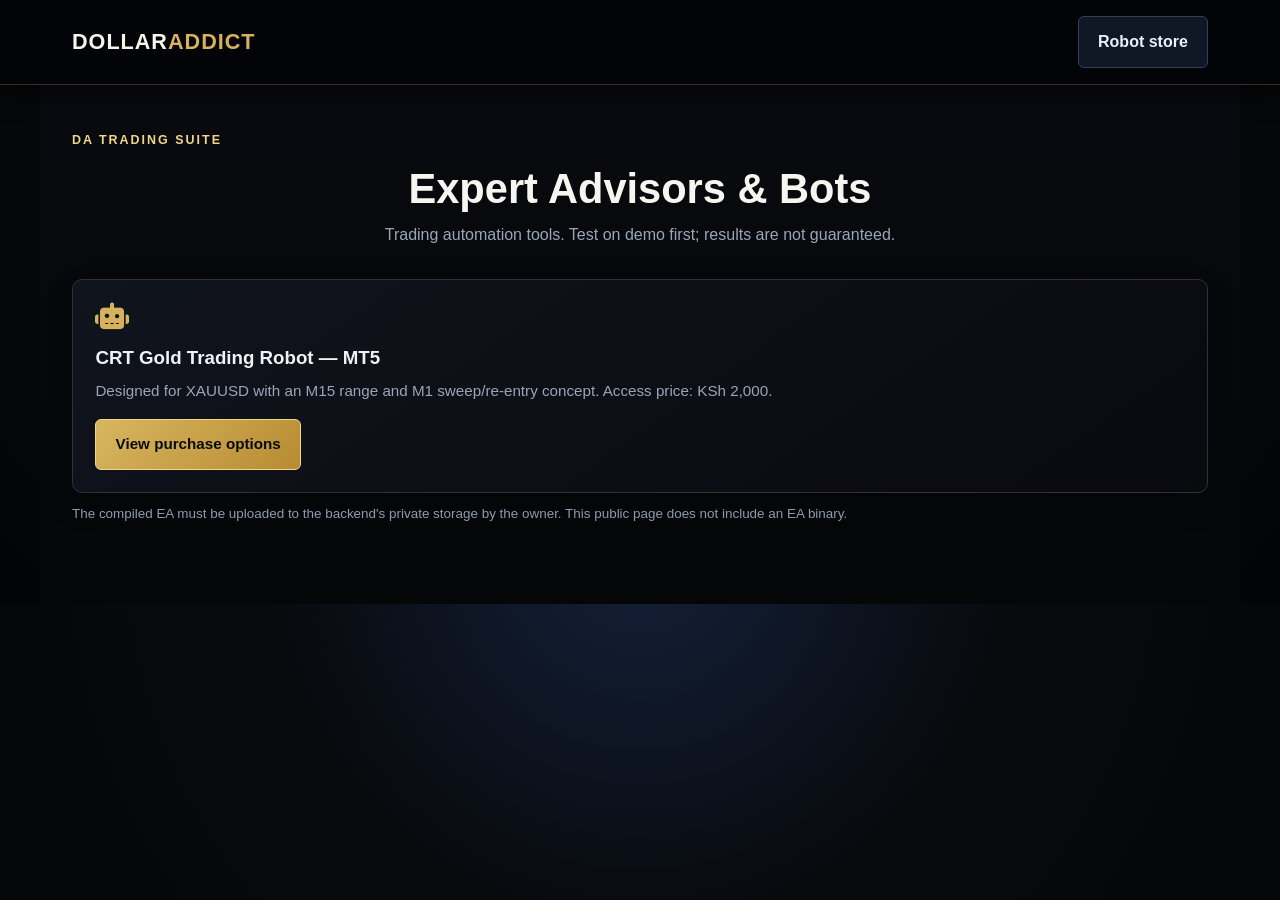
<file: tools/bots.html>
<!doctype html><html lang="en"><head><meta charset="utf-8"><meta name="viewport" content="width=device-width,initial-scale=1"><meta name="theme-color" content="#0055ff"><title>DOLLARADDICT Bots</title><link rel="stylesheet" href="../style.css"><link rel="stylesheet" href="https://cdnjs.cloudflare.com/ajax/libs/font-awesome/6.5.2/css/all.min.css"></head><body><header><nav class="navbar"><a class="logo" href="../index.html">DOLLAR<span class="highlight">ADDICT</span></a><a class="btn btn-secondary" href="../index.html#robot">Robot store</a></nav></header><main><section class="robot-section" style="padding-top:130px"><div class="eyebrow">DA TRADING SUITE</div><h2>Expert Advisors & Bots</h2><p class="section-subtitle">Trading automation tools. Test on demo first; results are not guaranteed.</p><article class="robot-card"><i class="fa-solid fa-robot"></i><h3>CRT Gold Trading Robot — MT5</h3><p>Designed for XAUUSD with an M15 range and M1 sweep/re-entry concept. Access price: KSh 2,000.</p><p style="margin-top:1rem"><a class="btn btn-blue" href="../index.html#robot">View purchase options</a></p></article><p class="small-note">The compiled EA must be uploaded to the backend's private storage by the owner. This public page does not include an EA binary.</p></section></main></body></html>
</file>
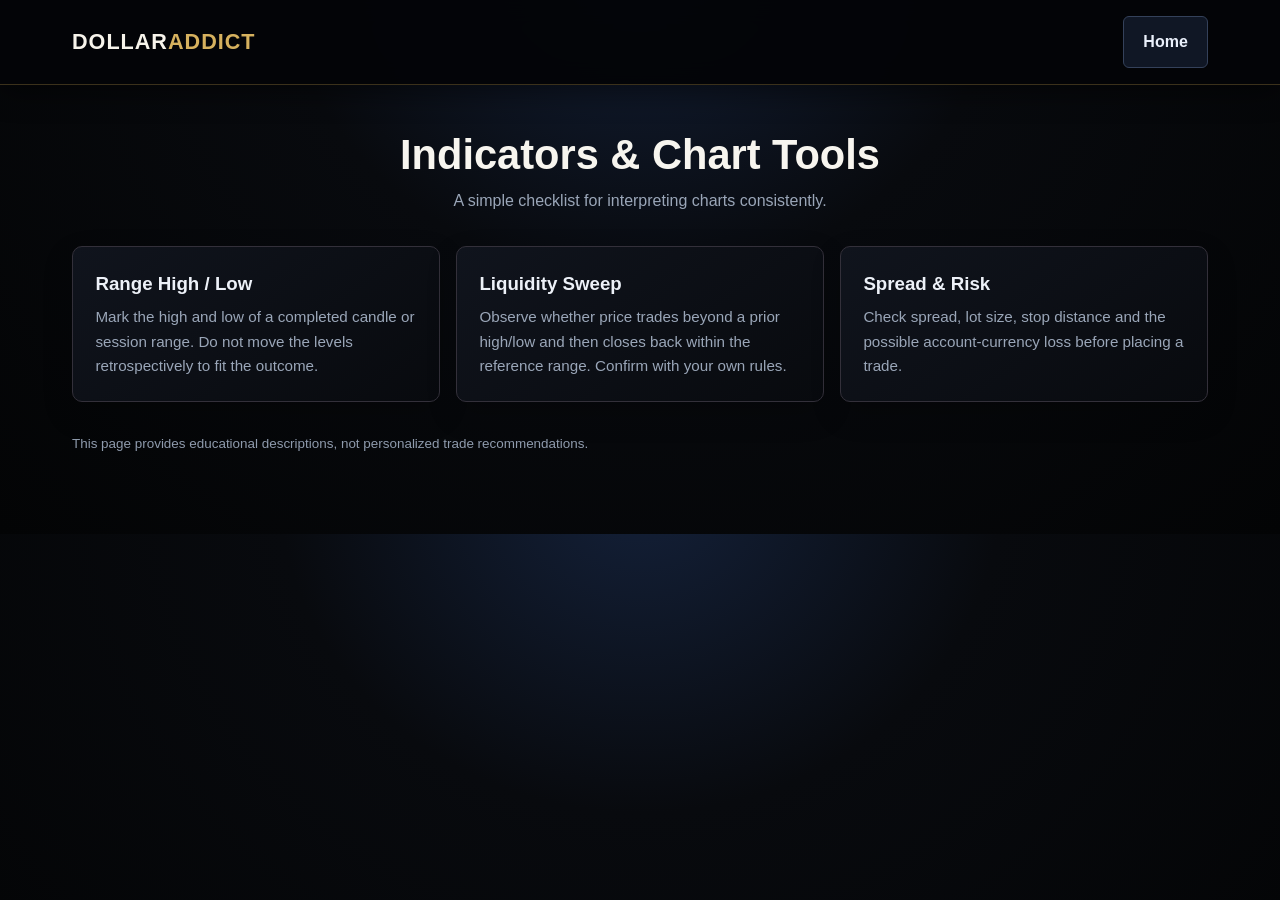
<file: tools/indicators.html>
<!doctype html><html lang="en"><head><meta charset="utf-8"><meta name="viewport" content="width=device-width,initial-scale=1"><title>DOLLARADDICT Indicators</title><link rel="stylesheet" href="../style.css"><link rel="stylesheet" href="https://cdnjs.cloudflare.com/ajax/libs/font-awesome/6.5.2/css/all.min.css"></head><body><header><nav class="navbar"><a class="logo" href="../index.html">DOLLAR<span class="highlight">ADDICT</span></a><a class="btn btn-secondary" href="../index.html">Home</a></nav></header><main><section style="padding-top:130px"><h2>Indicators & Chart Tools</h2><p class="section-subtitle">A simple checklist for interpreting charts consistently.</p><div class="robot-grid"><article class="robot-card"><h3>Range High / Low</h3><p>Mark the high and low of a completed candle or session range. Do not move the levels retrospectively to fit the outcome.</p></article><article class="robot-card"><h3>Liquidity Sweep</h3><p>Observe whether price trades beyond a prior high/low and then closes back within the reference range. Confirm with your own rules.</p></article><article class="robot-card"><h3>Spread & Risk</h3><p>Check spread, lot size, stop distance and the possible account-currency loss before placing a trade.</p></article></div><p class="small-note">This page provides educational descriptions, not personalized trade recommendations.</p></section></main></body></html>
</file>
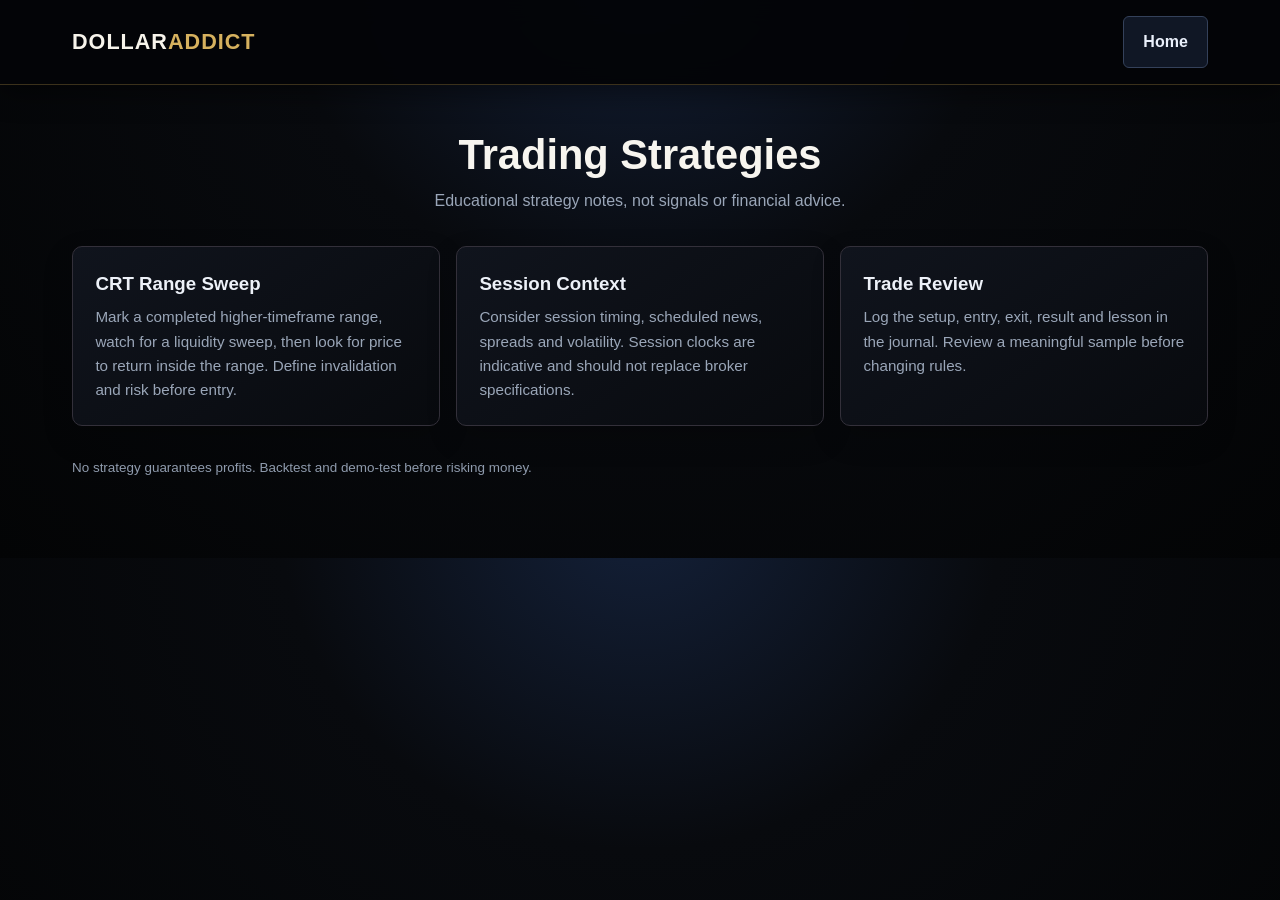
<file: tools/strategies.html>
<!doctype html><html lang="en"><head><meta charset="utf-8"><meta name="viewport" content="width=device-width,initial-scale=1"><title>DOLLARADDICT Strategies</title><link rel="stylesheet" href="../style.css"><link rel="stylesheet" href="https://cdnjs.cloudflare.com/ajax/libs/font-awesome/6.5.2/css/all.min.css"></head><body><header><nav class="navbar"><a class="logo" href="../index.html">DOLLAR<span class="highlight">ADDICT</span></a><a class="btn btn-secondary" href="../index.html">Home</a></nav></header><main><section style="padding-top:130px"><h2>Trading Strategies</h2><p class="section-subtitle">Educational strategy notes, not signals or financial advice.</p><div class="robot-grid"><article class="robot-card"><h3>CRT Range Sweep</h3><p>Mark a completed higher-timeframe range, watch for a liquidity sweep, then look for price to return inside the range. Define invalidation and risk before entry.</p></article><article class="robot-card"><h3>Session Context</h3><p>Consider session timing, scheduled news, spreads and volatility. Session clocks are indicative and should not replace broker specifications.</p></article><article class="robot-card"><h3>Trade Review</h3><p>Log the setup, entry, exit, result and lesson in the journal. Review a meaningful sample before changing rules.</p></article></div><p class="small-note">No strategy guarantees profits. Backtest and demo-test before risking money.</p></section></main></body></html>
</file>
<file: style.css>
:root{--bg:#050505;--panel:#0d1119;--blue:#0055ff;--red:#ff2a2a;--cyan:#00f2ea;--pink:#ff0050;--text:#e8edf5;--muted:#94a3b8;--line:#222b39}*{box-sizing:border-box;margin:0;padding:0;font-family:'Segoe UI',Tahoma,Geneva,Verdana,sans-serif}html{scroll-behavior:smooth;scroll-padding-top:90px}body{background:var(--bg);color:var(--text);line-height:1.6;overflow-x:hidden}a{color:inherit}button,input,select,textarea{font:inherit}button{cursor:pointer}#bg-canvas{position:fixed;inset:0;width:100%;height:100%;z-index:-1;opacity:.13;pointer-events:none}header{position:fixed;top:0;left:0;width:100%;background:rgba(5,5,5,.94);backdrop-filter:blur(12px);z-index:1000;border-bottom:1px solid #151515}.navbar{max-width:1200px;margin:auto;display:flex;justify-content:space-between;align-items:center;padding:1rem 2rem}.logo{font-size:1.35rem;font-weight:850;color:#fff;text-decoration:none;letter-spacing:1px}.highlight{color:var(--blue)}.nav-links{list-style:none;display:flex;gap:1.5rem;align-items:center}.nav-links a{text-decoration:none;color:var(--muted);font-weight:600;transition:color .2s}.nav-links a:hover{color:#fff}.nav-contact-btn{background:var(--blue);color:white!important;padding:.5rem 1rem;border-radius:5px}.menu-toggle{display:none;background:none;color:#fff;border:0;font-size:1.5rem}.hero{min-height:100vh;display:flex;align-items:center;justify-content:center;text-align:center;padding:130px 1.25rem 4rem;background:radial-gradient(circle at 50% 20%,rgba(0,85,255,.18),transparent 55%)}.hero-content{width:min(100%,1000px)}.eyebrow{color:#6fa0ff;font-size:.78rem;font-weight:800;letter-spacing:.16em;margin-bottom:.8rem}.pulse-dot{display:inline-block;width:8px;height:8px;border-radius:50%;background:#00ff88;margin-right:.4rem;box-shadow:0 0 10px #00ff88}.hero-content h1{font-size:clamp(2.5rem,6vw,4.3rem);line-height:1.1;margin-bottom:1rem;color:white}.hero-content>p{font-size:1.2rem;color:var(--muted);max-width:740px;margin:0 auto 2rem}.hero-btns{display:flex;justify-content:center;gap:.8rem;flex-wrap:wrap;margin-bottom:3rem}.btn{display:inline-flex;align-items:center;justify-content:center;gap:.55rem;padding:.75rem 1.2rem;border:1px solid transparent;border-radius:6px;text-decoration:none;font-weight:750;transition:.2s}.btn:hover{transform:translateY(-2px)}.btn-blue{background:var(--blue);color:#fff}.btn-blue:hover{background:#0044d4;box-shadow:0 0 18px #0055ff44}.btn-secondary{background:#182131;border-color:#34425a;color:#e8edf5}.btn-secondary:hover{background:#26354b}.btn-red{background:var(--red);color:#fff}.pwa-showcase-panel{max-width:850px;margin:auto;padding:1.5rem 2rem;background:#ffffff08;border:1px solid #ffffff13;border-radius:14px;text-align:left}.pwa-content-wrapper{display:flex;align-items:center;justify-content:center;gap:2rem}.animated-app-icon{width:100px;height:100px;border-radius:22px;animation:glow 6s ease-in-out infinite,bounce 8s ease-in-out infinite}@keyframes bounce{50%{transform:translateY(-7px)}}@keyframes glow{50%{box-shadow:0 0 28px #0055ff88}}.app-promo-text h3{margin-bottom:.3rem}.app-promo-text p{color:var(--muted);margin-bottom:.8rem}.small-note{font-size:.84rem;color:#8f9bad;line-height:1.5;margin-top:.7rem}#pwa-install-container{display:block}section{max-width:1200px;margin:auto;padding:5rem 2rem}section h2{text-align:center;font-size:clamp(1.8rem,4vw,2.6rem);line-height:1.2;margin-bottom:.5rem;color:white}.section-subtitle{text-align:center;color:var(--muted);margin:0 auto 2rem;max-width:850px}.trading-dashboard-section,.journal-section,.statistics-section,.markets-section,.clocks-section,.robot-section,.contact-section{border-top:1px solid #171b24;background:#07090d}.dashboard-controls,.journal-filters{display:flex;align-items:end;flex-wrap:wrap;gap:.8rem;margin:1.25rem 0}.dashboard-controls label,.journal-filters label,.trade-form label,#contact-form label,#checkout-form label{color:#c5cede;font-size:.9rem;display:flex;flex-direction:column;gap:.35rem;flex:1;min-width:140px}.dashboard-controls select,.journal-filters select,.journal-filters input,.trade-form input,.trade-form select,.trade-form textarea,#contact-form input,#contact-form textarea,#checkout-form input{color:#f3f6fb;background:#111722;border:1px solid #2b3443;border-radius:6px;padding:.75rem;min-width:0;width:100%;outline:none}.dashboard-controls select:focus,.journal-filters input:focus,.trade-form input:focus,.trade-form select:focus,.trade-form textarea:focus,#contact-form input:focus,#contact-form textarea:focus,#checkout-form input:focus{border-color:var(--blue)}.chart-frame-wrap{height:min(70vh,620px);min-height:360px;border:1px solid #252c39;border-radius:10px;overflow:hidden;background:#0b0d12}.chart-frame-wrap iframe{width:100%;height:100%;border:0}.table-container{background:var(--panel);border:1px solid #1a1a1a;border-radius:8px;overflow:auto;box-shadow:0 4px 20px #0005}.market-table{width:100%;border-collapse:collapse;text-align:left}.market-table th,.market-table td{padding:.85rem 1rem;white-space:nowrap;border-bottom:1px solid #171c25}.market-table th{background:#141923;color:#75a3ff;font-weight:700}.market-table tr:hover{background:#121823}.market-table td a{color:#7fb0ff}.trade-form{display:grid;grid-template-columns:repeat(3,minmax(0,1fr));gap:1rem;background:var(--panel);border:1px solid #222b39;border-radius:12px;padding:1.25rem}.trade-form .wide-field{grid-column:1/-1}.form-actions{display:flex;align-items:center;gap:.75rem;flex-wrap:wrap}.form-status,#trade-form-status{color:#9db0c9;font-size:.9rem}.journal-filters{padding:1rem;background:var(--panel);border:1px solid #222b39;border-radius:10px}.journal-filters label{min-width:130px}.journal-table{min-width:980px}.trend-up{color:#00ff88!important;font-weight:750}.trend-down{color:var(--red)!important;font-weight:750}.trade-note{color:#91a0b5;font-size:.82rem;max-width:240px;white-space:pre-wrap;overflow-wrap:anywhere;margin-top:.3rem}.action-cell{white-space:nowrap}.mini-btn{background:#152c4f;color:#dbeafe;border:1px solid #28518a;border-radius:5px;padding:.35rem .5rem}.mini-btn.danger{background:#351719;border-color:#6f2a30;color:#ffd9dc}.empty-state{text-align:center;padding:1.5rem;color:var(--muted)}.stats-grid{display:grid;grid-template-columns:repeat(3,minmax(0,1fr));gap:1rem;margin:1.5rem 0 2rem}.stat-card,.stat-chart-card{background:#0e121a;border:1px solid #242c3a;border-radius:10px;padding:1.25rem;min-width:0}.stat-card span{display:block;color:#9ba8ba;font-size:.9rem;margin-bottom:.6rem}.stat-card strong{display:block;font-size:clamp(1.25rem,2vw,1.8rem);overflow-wrap:anywhere;color:#f3f7ff}.stats-chart-grid{display:grid;grid-template-columns:repeat(2,minmax(0,1fr));gap:1rem}.stat-chart-card h3,.breakdown-wrap h3{margin:0 0 .8rem;color:#edf3ff;font-size:1.05rem}.stat-chart-card canvas{display:block;width:100%;height:220px}.breakdown-wrap{margin-top:1.25rem;padding:1rem}.robot-heading{display:flex;justify-content:space-between;align-items:center;gap:2rem;flex-wrap:wrap}.robot-heading h2{text-align:left}.robot-heading .section-subtitle{text-align:left;margin:0}.price-tag{padding:1rem 1.4rem;border:1px solid #28518a;background:#0e1a2b;border-radius:12px;min-width:170px;text-align:center}.price-tag span{display:block;color:#a7b6cc;font-size:.85rem}.price-tag strong{font-size:1.7rem;color:white}.robot-grid{display:grid;grid-template-columns:repeat(3,minmax(0,1fr));gap:1rem;margin:2rem 0}.robot-card{padding:1.4rem;background:#0e121a;border:1px solid #242c3a;border-radius:10px}.robot-card i{font-size:1.7rem;color:#6397ff;margin-bottom:.8rem}.robot-card h3{margin-bottom:.4rem}.robot-card p{color:var(--muted);font-size:.95rem}.checkout-card{max-width:720px;margin:1.5rem auto 0;padding:1.5rem;background:#0e121a;border:1px solid #2b3443;border-radius:12px}.checkout-card h3{text-align:center;font-size:1.4rem;margin-bottom:.4rem}.muted{color:var(--muted);margin-bottom:1rem;text-align:center}.checkout-card form{display:grid;gap:.8rem}.checkout-card .btn{width:100%;margin-top:.3rem}.checkout-card code{color:#b8cfff}.license-panel{margin-top:1rem;border:1px solid #246d4d;border-radius:8px;padding:1rem;background:#092017;overflow-wrap:anywhere}.license-panel code{font-size:1.1rem;color:#8cffbf}.clock-grid{display:grid;grid-template-columns:repeat(3,minmax(0,1fr));gap:1.2rem}.clock-card{background:var(--panel);border:1px solid #1a1a1a;border-radius:10px;padding:1.7rem;text-align:center}.clock-card h3{color:var(--muted);margin-bottom:.7rem}.live-clock{font-size:2.25rem;font-weight:bold;font-family:monospace;margin-bottom:.7rem}.session-status{display:inline-block;padding:.25rem .75rem;border-radius:20px;font-size:.82rem;font-weight:bold}.status-open{background:#00ff881a;color:#00ff88;border:1px solid #00ff88}.status-closed{background:#ff2a2a1a;color:var(--red);border:1px solid var(--red)}.contact-box{max-width:650px;margin:auto;background:var(--panel);border:1px solid #1a1a1a;border-radius:10px;padding:2rem;text-align:center}.email-display-btn{display:inline-block;background:#0055ff18;border:1px solid var(--blue);color:#8db5ff;padding:.7rem 1.2rem;border-radius:6px;text-decoration:none;font-weight:bold;margin-bottom:1.5rem}#contact-form{display:flex;flex-direction:column;gap:1rem;text-align:left}#contact-form label{width:100%}#contact-form textarea{resize:vertical}footer{background:#030303;text-align:center;padding:2rem;border-top:1px solid #111;color:#64748b}footer p{margin-top:.5rem}.social-icons{margin-top:1rem;display:flex;justify-content:center;gap:1.5rem}.social-icons a{color:#94a3b8;font-size:1.25rem}.social-icons a:hover{color:var(--blue)}.copyright{font-size:.8rem}@media(max-width:900px){.nav-links{gap:.8rem}.nav-links a{font-size:.9rem}.robot-grid{grid-template-columns:1fr}.robot-heading{align-items:flex-start}.trade-form{grid-template-columns:repeat(2,minmax(0,1fr))}.stats-grid{grid-template-columns:repeat(2,minmax(0,1fr))}}@media(max-width:760px){.navbar{padding:1rem}.menu-toggle{display:block}.nav-links{display:none;flex-direction:column;position:absolute;top:100%;left:0;width:100%;background:#050505;padding:1.2rem;border-bottom:1px solid #222}.nav-links.active{display:flex}.nav-links a{font-size:1rem}.hero{padding-top:110px}.pwa-content-wrapper{flex-direction:column;text-align:center}.pwa-showcase-panel{padding:1.2rem}.clock-grid{grid-template-columns:1fr}.stats-chart-grid{grid-template-columns:1fr}.chart-frame-wrap{min-height:330px;height:55vh}section{padding:3.5rem 1rem}}@media(max-width:520px){.trade-form{grid-template-columns:1fr;padding:1rem}.trade-form .wide-field{grid-column:auto}.stats-grid{grid-template-columns:1fr 1fr;gap:.65rem}.stat-card{padding:.9rem}.dashboard-controls{align-items:stretch}.dashboard-controls label,.dashboard-controls select{width:100%}.contact-box{padding:1rem}.live-clock{font-size:2rem}.price-tag{width:100%}}



/* DOLLARADDICT premium gold / black / blue theme */
:root{--bg:#050608;--panel:#0d1119;--blue:#2878ff;--gold:#d6b15e;--gold-bright:#f0d58a;--red:#ff535d;--cyan:#55bfff;--pink:#d6b15e;--text:#edf1f8;--muted:#9aa6b8;--line:#293244;color-scheme:dark}
body{background:radial-gradient(ellipse at 50% -10%,#14213a 0%,#080a0e 40%,#030405 100%);color:var(--text)}
header{background:rgba(4,5,8,.96);border-bottom:1px solid #6d592d88;box-shadow:0 8px 28px #0007}
.logo{color:#f7f4eb}.highlight{color:var(--gold)}
.nav-links a:hover,.social-icons a:hover{color:var(--gold)}
.nav-contact-btn,.btn-blue{background:linear-gradient(135deg,#d8b65f,#b78b32);color:#090a0d!important;border:1px solid #f0d58a;font-weight:850}
.nav-contact-btn:hover,.btn-blue:hover{background:linear-gradient(135deg,#f0d58a,#c99b3b);box-shadow:0 0 22px #d6b15e35}
.hero{background:radial-gradient(circle at 28% 20%,#d6b15e16,transparent 34%),radial-gradient(circle at 72% 35%,#2878ff20,transparent 42%)}
.eyebrow{color:var(--gold-bright)}.hero-content h1,section h2{color:#f7f5ef}.pulse-dot{background:var(--gold);box-shadow:0 0 10px #d6b15e}
.btn-secondary{background:#101725;border-color:#34415a;color:#eaf0fb}.btn-secondary:hover{border-color:var(--gold);background:#171b24}
.pwa-showcase-panel,.stat-card,.stat-chart-card,.robot-card,.checkout-card,.clock-card,.contact-box{background:linear-gradient(145deg,#10141d,#080a0e);border-color:#33303a;box-shadow:0 12px 30px #0003}
.animated-app-icon{box-shadow:0 0 0 1px #d6b15e33}@keyframes glow{50%{box-shadow:0 0 28px #d6b15e55,0 0 36px #2878ff22}}
.trading-dashboard-section,.journal-section,.statistics-section,.markets-section,.clocks-section,.robot-section,.contact-section{border-top:1px solid #5d4a2670;background:linear-gradient(180deg,#090b10,#050608)}
.dashboard-controls select:focus,.journal-filters input:focus,.trade-form input:focus,.trade-form select:focus,.trade-form textarea:focus,#contact-form input:focus,#contact-form textarea:focus,#checkout-form input:focus{border-color:var(--gold);box-shadow:0 0 0 2px #d6b15e18}
.dashboard-controls select,.journal-filters select,.journal-filters input,.trade-form input,.trade-form select,.trade-form textarea,#contact-form input,#contact-form textarea,#checkout-form input{background:#090d14;border-color:#303748}
.chart-frame-wrap,.table-container{border-color:#35303a;background:#080a0f}.market-table th{background:#171923;color:var(--gold-bright)}.market-table tr:hover{background:#111824}.market-table td a{color:#7fb4ff}
.trade-form,.journal-filters{background:#0c1017;border-color:#35303a}.stat-card,.stat-chart-card{border-color:#36313a}.stat-card strong{color:var(--gold-bright)}
.mini-btn{background:#102344;color:#cfe1ff;border-color:#2d69bd}.mini-btn:hover{border-color:var(--gold)}
.price-tag{border-color:#8a6d2e;background:linear-gradient(145deg,#201b10,#0c111a)}.price-tag strong{color:var(--gold-bright)}.robot-card i{color:var(--gold)}
.clock-card{border-color:#39323a}.live-clock{color:var(--gold-bright)}.status-open{background:#0b2a22;color:#7ce8bd;border-color:#237d5d}.status-closed{background:#2a1117;color:#ff8e98;border-color:#8d303d}
.email-display-btn{background:#111d32;border-color:var(--gold);color:var(--gold-bright)}footer{background:#020304;border-top-color:#594722;color:#8490a4}.social-icons a{color:#a6b3c7}
</file>
<file: my-portfolio/style.css>
/* Reset & Base Styles */
* {
    margin: 0;
    padding: 0;
    box-sizing: border-box;
    font-family: 'Segoe UI', Tahoma, Geneva, Verdana, sans-serif;
}

html {
    scroll-behavior: smooth;
}

body {
    background-color: #050505;
    color: #e2e8f0;
    line-height: 1.6;
    position: relative;
    overflow-x: hidden;
}

/* Background Animated Canvas */
#bg-canvas {
    position: fixed;
    top: 0;
    left: 0;
    width: 100%;
    height: 100%;
    z-index: -1;
    opacity: 0.15;
}

/* Navbar */
header {
    position: fixed;
    top: 0;
    left: 0;
    width: 100%;
    background: rgba(5, 5, 5, 0.95);
    backdrop-filter: blur(10px);
    z-index: 1000;
    border-bottom: 1px solid #111;
}

.navbar {
    max-width: 1200px;
    margin: 0 auto;
    display: flex;
    justify-content: space-between;
    align-items: center;
    padding: 1rem 2rem;
}

.logo {
    font-size: 1.5rem;
    font-weight: bold;
    color: #ffffff;
    text-decoration: none;
    letter-spacing: 1px;
}

.highlight {
    color: #0055ff;
}

.nav-links {
    list-style: none;
    display: flex;
    gap: 2rem;
    align-items: center;
}

.nav-links a {
    text-decoration: none;
    color: #94a3b8;
    transition: color 0.3s;
    font-weight: 500;
}

.nav-links a:hover {
    color: #0055ff;
}

.nav-contact-btn {
    background: #0055ff;
    color: #fff !important;
    padding: 0.5rem 1rem;
    border-radius: 4px;
    transition: background 0.3s;
}

.nav-contact-btn:hover {
    background: #0040cc !important;
}

.menu-toggle {
    display: none;
    font-size: 1.5rem;
    cursor: pointer;
    color: #fff;
}

/* Hero Section */
.hero {
    height: 100vh;
    display: flex;
    align-items: center;
    justify-content: center;
    text-align: center;
    padding: 0 1rem;
    background: radial-gradient(circle at center, rgba(0, 85, 255, 0.15) 0%, rgba(5, 5, 5, 1) 70%);
}

.hero-content h1 {
    font-size: 3.2rem;
    margin-bottom: 1rem;
    color: #ffffff;
}

.hero-content p {
    font-size: 1.25rem;
    color: #94a3b8;
    margin-bottom: 2.5rem;
}

.hero-btns {
    display: flex;
    gap: 1rem;
    justify-content: center;
    flex-wrap: wrap;
}

.btn {
    display: inline-flex;
    align-items: center;
    gap: 0.5rem;
    padding: 0.75rem 1.5rem;
    border-radius: 5px;
    text-decoration: none;
    font-weight: bold;
    transition: all 0.3s ease;
    border: none;
    cursor: pointer;
    font-size: 1rem;
}

.btn-blue {
    background: #0055ff;
    color: #ffffff;
}

.btn-blue:hover {
    background: #0040cc;
    box-shadow: 0 0 15px rgba(0, 85, 255, 0.5);
    transform: translateY(-2px);
}

.btn-red {
    background: #ff2a2a;
    color: #ffffff;
}

.btn-red:hover {
    background: #cc0000;
    box-shadow: 0 0 15px rgba(255, 42, 42, 0.5);
    transform: translateY(-2px);
}

/* Sections General */
section {
    padding: 5rem 2rem;
    max-width: 1200px;
    margin: 0 auto;
}

section h2 {
    text-align: center;
    font-size: 2.5rem;
    margin-bottom: 0.5rem;
    color: #ffffff;
}

.section-subtitle {
    text-align: center;
    color: #94a3b8;
    margin-bottom: 3rem;
}

/* Markets Table Section */
.table-container {
    background: #0d0d0d;
    border: 1px solid #1a1a1a;
    border-radius: 8px;
    overflow-x: auto;
    box-shadow: 0 4px 20px rgba(0, 0, 0, 0.5);
}

.market-table {
    width: 100%;
    border-collapse: collapse;
    text-align: left;
}

.market-table th, .market-table td {
    padding: 1rem 1.5rem;
}

.market-table th {
    background: #141414;
    color: #0055ff;
    font-weight: 600;
    border-bottom: 1px solid #222;
}

.market-table tr {
    border-bottom: 1px solid #111;
    transition: background 0.2s;
}

.market-table tr:hover {
    background: #121212;
}

.trend-up {
    color: #00ff88;
    font-weight: bold;
}

.trend-down {
    color: #ff2a2a;
    font-weight: bold;
}

/* Clocks Section */
.clock-grid {
    display: grid;
    grid-template-columns: repeat(auto-fit, minmax(280px, 1fr));
    gap: 2rem;
}

.clock-card {
    background: #0d0d0d;
    border: 1px solid #1a1a1a;
    border-radius: 8px;
    padding: 2rem;
    text-align: center;
    box-shadow: 0 4px 20px rgba(0, 0, 0, 0.5);
    transition: transform 0.3s, border-color 0.3s;
}

.clock-card:hover {
    transform: translateY(-5px);
    border-color: #0055ff;
}

.clock-card h3 {
    color: #94a3b8;
    margin-bottom: 1rem;
    font-size: 1.2rem;
}

.live-clock {
    font-size: 2.5rem;
    font-weight: bold;
    color: #ffffff;
    font-family: monospace;
    margin-bottom: 1rem;
    text-shadow: 0 0 10px rgba(0, 85, 255, 0.4);
}

.session-status {
    display: inline-block;
    padding: 0.3rem 0.8rem;
    border-radius: 20px;
    font-size: 0.85rem;
    font-weight: bold;
}

.status-open {
    background: rgba(0, 255, 136, 0.15);
    color: #00ff88;
    border: 1px solid #00ff88;
}

.status-closed {
    background: rgba(255, 42, 42, 0.15);
    color: #ff2a2a;
    border: 1px solid #ff2a2a;
}

/* Tools Section */
.tools-container {
    display: grid;
    grid-template-columns: repeat(auto-fit, minmax(300px, 1fr));
    gap: 2rem;
}

.tool-card {
    background: #0d0d0d;
    border: 1px solid #1a1a1a;
    border-radius: 8px;
    padding: 2.5rem 2rem;
    text-align: center;
    transition: transform 0.3s, border-color 0.3s;
}

.tool-card:hover {
    transform: translateY(-5px);
    border-color: #0055ff;
}

.tool-icon {
    font-size: 2.5rem;
    color: #0055ff;
    margin-bottom: 1rem;
}

.tool-card h3 {
    margin-bottom: 0.75rem;
    color: #ffffff;
}

.tool-card p {
    color: #94a3b8;
    margin-bottom: 1.5rem;
}

/* Contact Section */
.contact-box {
    max-width: 600px;
    margin: 0 auto;
    background: #0d0d0d;
    border: 1px solid #1a1a1a;
    border-radius: 8px;
    padding: 2.5rem;
    text-align: center;
}

.email-display-btn {
    display: inline-block;
    background: rgba(0, 85, 255, 0.1);
    border: 1px solid #0055ff;
    color: #0055ff;
    padding: 0.75rem 1.5rem;
    border-radius: 6px;
    font-size: 1.1rem;
    font-weight: bold;
    text-decoration: none;
    margin-bottom: 2rem;
    transition: background 0.3s;
}

.email-display-btn:hover {
    background: rgba(0, 85, 255, 0.2);
}

#contact-form {
    display: flex;
    flex-direction: column;
    gap: 1.2rem;
}

#contact-form input,
#contact-form textarea {
    width: 100%;
    padding: 1rem;
    background: #141414;
    border: 1px solid #222;
    border-radius: 5px;
    color: #e2e8f0;
    font-size: 1rem;
}

#contact-form input:focus,
#contact-form textarea:focus {
    outline: none;
    border-color: #0055ff;
}

/* Footer */
footer {
    background: #030303;
    text-align: center;
    padding: 2rem;
    border-top: 1px solid #111;
    color: #64748b;
}

.social-icons {
    margin-top: 1rem;
    display: flex;
    justify-content: center;
    gap: 1.5rem;
}

.social-icons a {
    color: #94a3b8;
    font-size: 1.25rem;
    transition: color 0.3s;
}

.social-icons a:hover {
    color: #0055ff;
}

/* Responsive */
@media (max-width: 768px) {
    .nav-links {
        display: none;
        flex-direction: column;
        position: absolute;
        top: 100%;
        left: 0;
        width: 100%;
        background: #050505;
        padding: 1.5rem;
        text-align: center;
        border-bottom: 1px solid #111;
    }

    .nav-links.active {
        display: flex;
    }

    .menu-toggle {
        display: block;
    }

    .hero-content h1 {
        font-size: 2.2rem;
    }
}
</file>
<file: tools/tools.css>
.tools-page{background:#06080d}.tools-main{padding-top:70px}.tools-hero{max-width:1200px;margin:auto;padding:5rem 2rem 3rem;text-align:center;background:radial-gradient(circle at 50% 10%,#0055ff25,transparent 60%)}.tools-hero h1{font-size:clamp(2.4rem,6vw,4rem);line-height:1.1;margin:.5rem 0 1rem}.tools-hero>p{max-width:760px;color:var(--muted);margin:0 auto 1.5rem}.tools-jump-grid{display:flex;justify-content:center;gap:.55rem;flex-wrap:wrap}.tools-jump-grid a{padding:.5rem .75rem;border:1px solid #28364b;border-radius:999px;background:#101722;text-decoration:none;color:#cbd8ed;font-size:.88rem}.tools-jump-grid a:hover{border-color:#397bff;color:white}.tool-section{max-width:1100px;margin:1rem auto;padding:2rem;background:#0a0e15;border:1px solid #1f2a3a;border-radius:16px;scroll-margin-top:100px}.tool-heading{display:flex;align-items:flex-start;gap:1rem;margin-bottom:1.4rem}.tool-number{display:grid;place-items:center;flex:0 0 44px;height:44px;border-radius:12px;background:#0055ff1f;border:1px solid #255cc1;color:#80adff;font-weight:850}.tool-heading h2{text-align:left;margin:0 0 .35rem;font-size:clamp(1.4rem,3vw,2rem)}.tool-heading p{color:var(--muted)}.tool-form{display:grid;grid-template-columns:repeat(2,minmax(0,1fr));gap:1rem;padding:1rem;background:#0e141e;border:1px solid #222f42;border-radius:12px}.tool-form label{display:flex;flex-direction:column;gap:.35rem;color:#c8d2e2;font-size:.9rem;min-width:0}.tool-form input,.tool-form select,.tool-form textarea,.assistant-form input{width:100%;min-width:0;background:#090d14;color:#f1f5fb;border:1px solid #303c4e;border-radius:7px;padding:.75rem;outline:none}.tool-form input:focus,.tool-form select:focus,.tool-form textarea:focus,.assistant-form input:focus{border-color:#397bff}.tool-form button,.tool-form .tool-result{grid-column:1/-1}.tool-result{margin-top:1rem;padding:1rem;background:#101a28;border:1px solid #293d5b;border-radius:10px;color:#d8e5f9;overflow-wrap:anywhere}.tool-result strong{color:white}.tool-result .good{color:#62e6a4}.tool-result .warn{color:#ffcc76}.tool-result .bad{color:#ff8585}.small-note{color:#8d9cb2;font-size:.84rem;margin-top:.8rem}.insight-grid{display:grid;grid-template-columns:repeat(4,minmax(0,1fr));gap:.8rem}.insight-grid article,.session-tool-grid article{padding:1rem;border:1px solid #242f40;border-radius:10px;background:#0f141e;min-width:0}.insight-grid span,.session-tool-grid span{display:block;color:#9aa9bf;font-size:.82rem;margin-bottom:.4rem}.insight-grid strong{font-size:1.3rem;overflow-wrap:anywhere}.tool-actions{display:flex;gap:.7rem;flex-wrap:wrap;margin-top:1rem}.session-tool-grid{display:grid;grid-template-columns:repeat(4,minmax(0,1fr));gap:.8rem;margin-bottom:1rem}.session-tool-grid strong{display:block;font:700 1.5rem monospace}.session-tool-grid small{color:#93a4bb}.news-layout{display:grid;grid-template-columns:1fr 1.2fr;gap:1rem}.news-card{padding:1.25rem;border:1px solid #28364b;border-radius:12px;background:linear-gradient(145deg,#101c2e,#0c111a)}.news-card i{font-size:1.7rem;color:#77a5ff}.news-card h3{margin:.65rem 0}.news-card p{color:var(--muted);margin-bottom:1rem}.news-card .btn{margin-top:.5rem}.news-layout .tool-form{align-content:start}.reminder-list{display:grid;gap:.5rem;margin-top:1rem}.reminder-item{display:flex;align-items:flex-start;justify-content:space-between;gap:1rem;padding:.8rem 1rem;background:#0d141f;border:1px solid #243246;border-radius:8px}.reminder-item p{color:#9caec6;font-size:.88rem;white-space:pre-wrap}.reminder-item button{background:#31171b;color:#ffd9dd;border:1px solid #6b3038;border-radius:5px;padding:.35rem .6rem}.watchlist-grid{display:grid;grid-template-columns:repeat(3,minmax(0,1fr));gap:.8rem}.watchlist-grid a{display:flex;flex-direction:column;gap:.2rem;text-decoration:none;padding:1.1rem;border:1px solid #27364c;border-radius:11px;background:#0e1520}.watchlist-grid a:hover{border-color:#397bff;transform:translateY(-1px)}.watchlist-grid span,.watchlist-grid small{color:#96a7be;font-size:.85rem}.watchlist-grid strong{font-size:1.3rem;color:#eaf1ff}.assistant-shell{border:1px solid #28364b;border-radius:12px;background:#0c111a;overflow:hidden}.assistant-log{height:250px;overflow:auto;padding:1rem;display:flex;flex-direction:column;gap:.7rem}.assistant-message{max-width:88%;padding:.75rem 1rem;border-radius:12px;white-space:pre-wrap}.bot-message{background:#142136;border:1px solid #293f60;align-self:flex-start}.user-message{background:#073c8b;border:1px solid #1764c8;align-self:flex-end}.assistant-form{display:flex;gap:.6rem;padding:.8rem;border-top:1px solid #263143}.assistant-form input{flex:1}.assistant-shell>.small-note{padding:0 1rem 1rem}.notice{padding:1rem;border:1px solid #69572d;background:#241f12;color:#f5dfa6;border-radius:9px;margin-bottom:1rem}.notice code{color:white}.table-container{margin-top:1rem}.academy-grid{display:grid;grid-template-columns:repeat(2,minmax(0,1fr));gap:.8rem}.academy-grid details{padding:1rem;border:1px solid #273246;border-radius:10px;background:#0f141e}.academy-grid summary{font-weight:750;cursor:pointer;color:#dce8fb}.academy-grid p,.academy-grid ul{margin-top:.7rem;color:#a6b4c8;font-size:.93rem}.academy-grid ul{padding-left:1.25rem}.marketplace-grid{display:grid;grid-template-columns:repeat(3,minmax(0,1fr));gap:1rem}.marketplace-grid article{display:flex;flex-direction:column;align-items:flex-start;padding:1.2rem;border:1px solid #273246;border-radius:12px;background:#0f141e}.product-icon{display:grid;place-items:center;width:46px;height:46px;background:#15294b;border-radius:12px;color:#83adff;font-size:1.3rem;margin-bottom:.8rem}.marketplace-grid h3{margin-bottom:.4rem}.marketplace-grid p{color:#9eacc0;font-size:.9rem;flex:1;margin-bottom:1rem}.marketplace-grid strong{margin-bottom:.8rem;color:#c7d9ff}.marketplace-grid .btn{width:100%}.tools-bottom{max-width:1100px;margin:1rem auto 3rem;padding:1rem 2rem;display:flex;justify-content:space-between;align-items:center;gap:1rem;color:#8f9db2;font-size:.9rem}.sr-only{position:absolute;width:1px;height:1px;padding:0;margin:-1px;overflow:hidden;clip:rect(0,0,0,0);white-space:nowrap;border:0}
@media(max-width:850px){.tool-section{margin:1rem;padding:1.25rem}.insight-grid,.session-tool-grid{grid-template-columns:repeat(2,minmax(0,1fr))}.watchlist-grid{grid-template-columns:repeat(2,minmax(0,1fr))}.news-layout{grid-template-columns:1fr}.marketplace-grid{grid-template-columns:1fr}.tools-hero{padding:4rem 1rem 2rem}.tools-bottom{padding:1rem;flex-wrap:wrap}}
@media(max-width:560px){.tool-form{grid-template-columns:1fr}.tool-form button,.tool-form .tool-result{grid-column:auto}.tool-heading{gap:.7rem}.tool-number{flex-basis:36px;height:36px}.insight-grid{grid-template-columns:repeat(2,minmax(0,1fr))}.session-tool-grid{grid-template-columns:repeat(2,minmax(0,1fr))}.watchlist-grid,.academy-grid{grid-template-columns:1fr}.assistant-form{flex-direction:column}.assistant-form .btn{width:100%}.tools-bottom{align-items:flex-start;flex-direction:column}}



/* DOLLARADDICT premium gold / black / blue tools theme */
:root{--gold:#d6b15e;--gold-bright:#f0d58a;--blue:#2878ff}
.tools-page{background:radial-gradient(ellipse at 50% 0%,#14213a 0%,#080a0e 38%,#030405 100%)}
.tools-hero{background:radial-gradient(circle at 35% 5%,#d6b15e18,transparent 34%),radial-gradient(circle at 70% 20%,#2878ff20,transparent 48%)}
.tools-hero h1{color:#f7f4eb}.tools-hero h1 span,.tools-hero .highlight{color:var(--gold)}
.tools-jump-grid a{background:#0d121c;border-color:#3b3528;color:#d9e2f0}.tools-jump-grid a:hover{border-color:var(--gold);color:var(--gold-bright)}
.tool-section{background:linear-gradient(145deg,#0d1119,#07090d);border-color:#39323a;box-shadow:0 12px 28px #0003}
.tool-number{background:#d6b15e17;border-color:#8d7135;color:var(--gold-bright)}
.tool-form{background:#0b1018;border-color:#34313a}.tool-form label{color:#d6dce7}
.tool-form input,.tool-form select,.tool-form textarea,.assistant-form input{background:#070a10;border-color:#343d4f}.tool-form input:focus,.tool-form select:focus,.tool-form textarea:focus,.assistant-form input:focus{border-color:var(--gold);box-shadow:0 0 0 2px #d6b15e18}
.tool-form button,.tool-actions .btn,.tools-bottom .btn{background:linear-gradient(135deg,#d8b65f,#b78b32);border-color:#f0d58a;color:#090a0d;font-weight:850}
.tool-result{background:linear-gradient(145deg,#17170f,#0d1420);border-color:#69562f;color:#e6e9ef}.tool-result strong{color:var(--gold-bright)}
.insight-grid article,.session-tool-grid article,.academy-grid details,.marketplace-grid article{background:linear-gradient(145deg,#10141d,#080a0e);border-color:#36313a}
.insight-grid strong,.session-tool-grid strong{color:var(--gold-bright)}
.news-card{background:linear-gradient(145deg,#17170f,#0c111a);border-color:#65522c}.news-card i,.product-icon{color:var(--gold-bright)}
.watchlist-grid a{background:#0d1420;border-color:#30384a}.watchlist-grid a:hover{border-color:var(--gold)}.watchlist-grid strong{color:#eaf1ff}
.assistant-shell{background:#090d14;border-color:#34313a}.bot-message{background:#17170f;border-color:#66552e}.user-message{background:#103b78;border-color:#2878ff}
.notice{border-color:#8b7136;background:#211c10;color:#f0dca7}.notice code{color:#fff0c2}
.academy-grid summary{color:var(--gold-bright)}.product-icon{background:#211d12;border:1px solid #66552e}.marketplace-grid strong{color:var(--gold-bright)}
</file>
